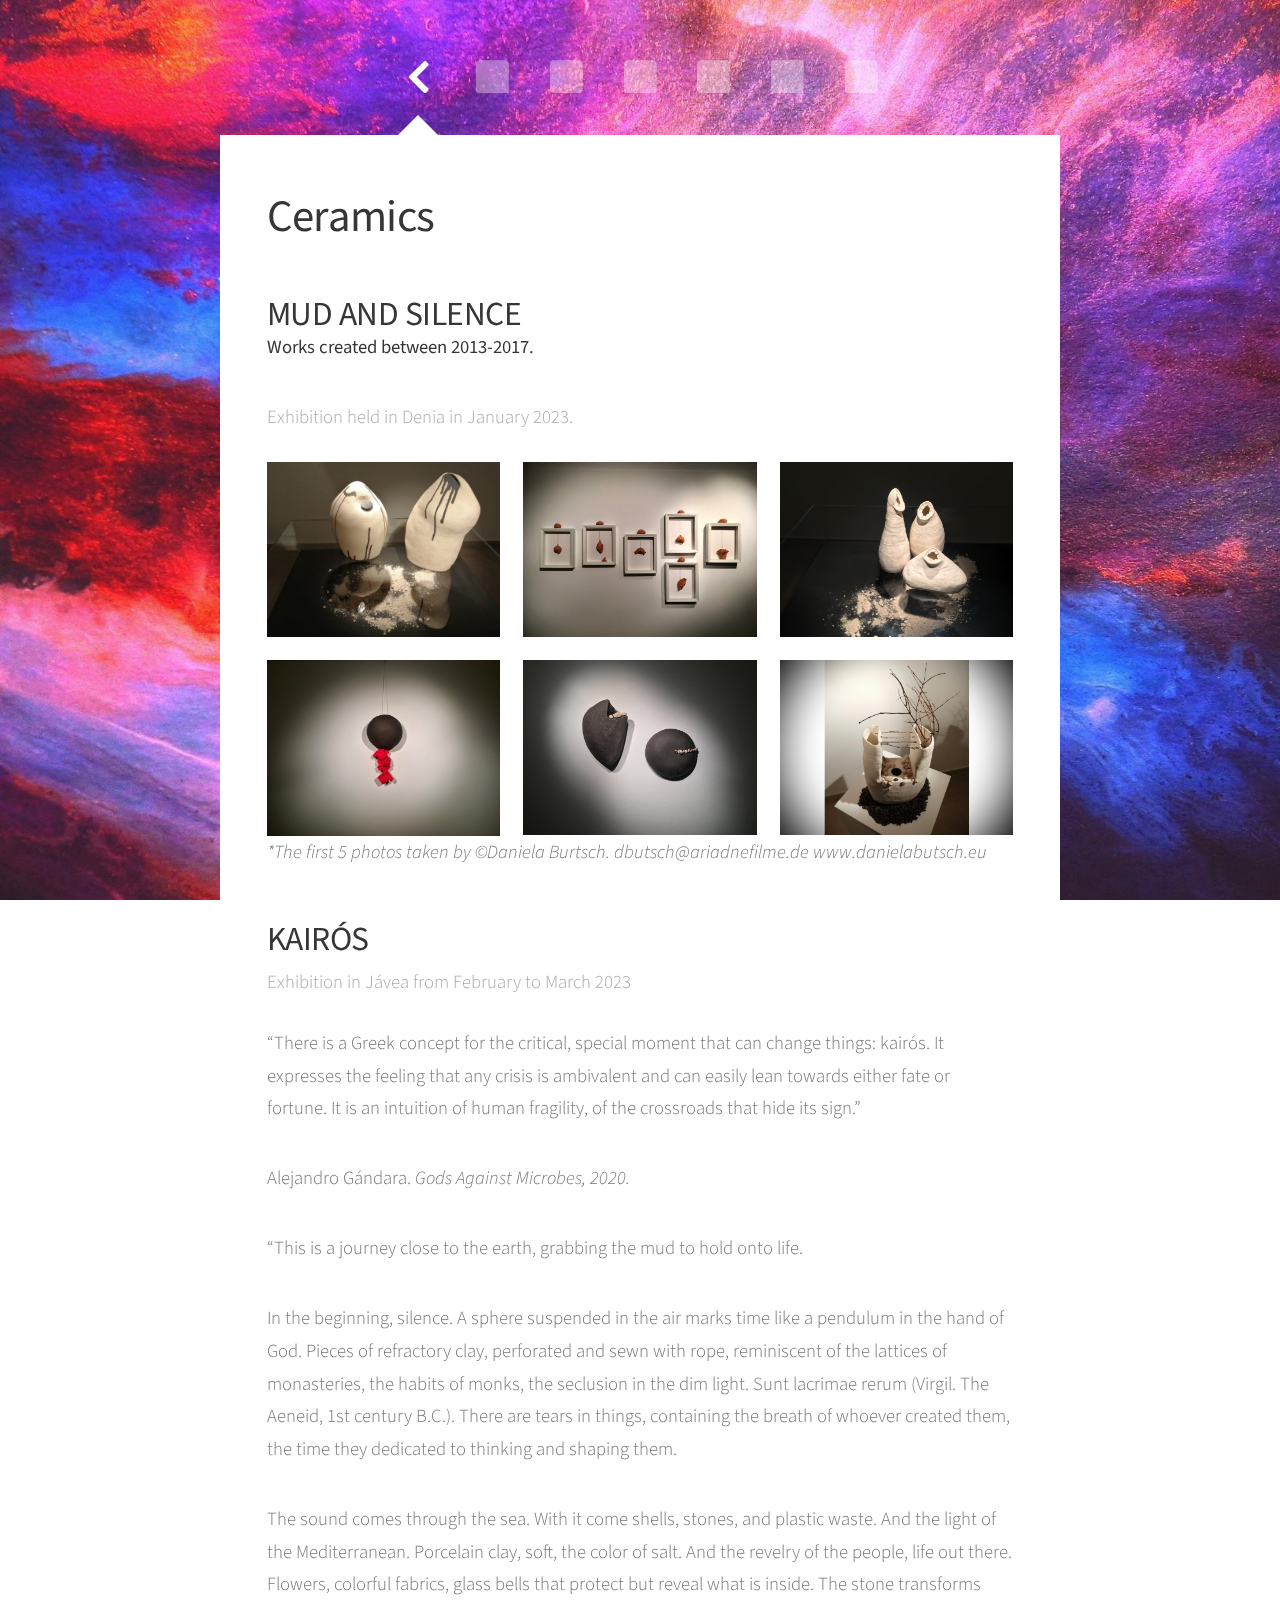
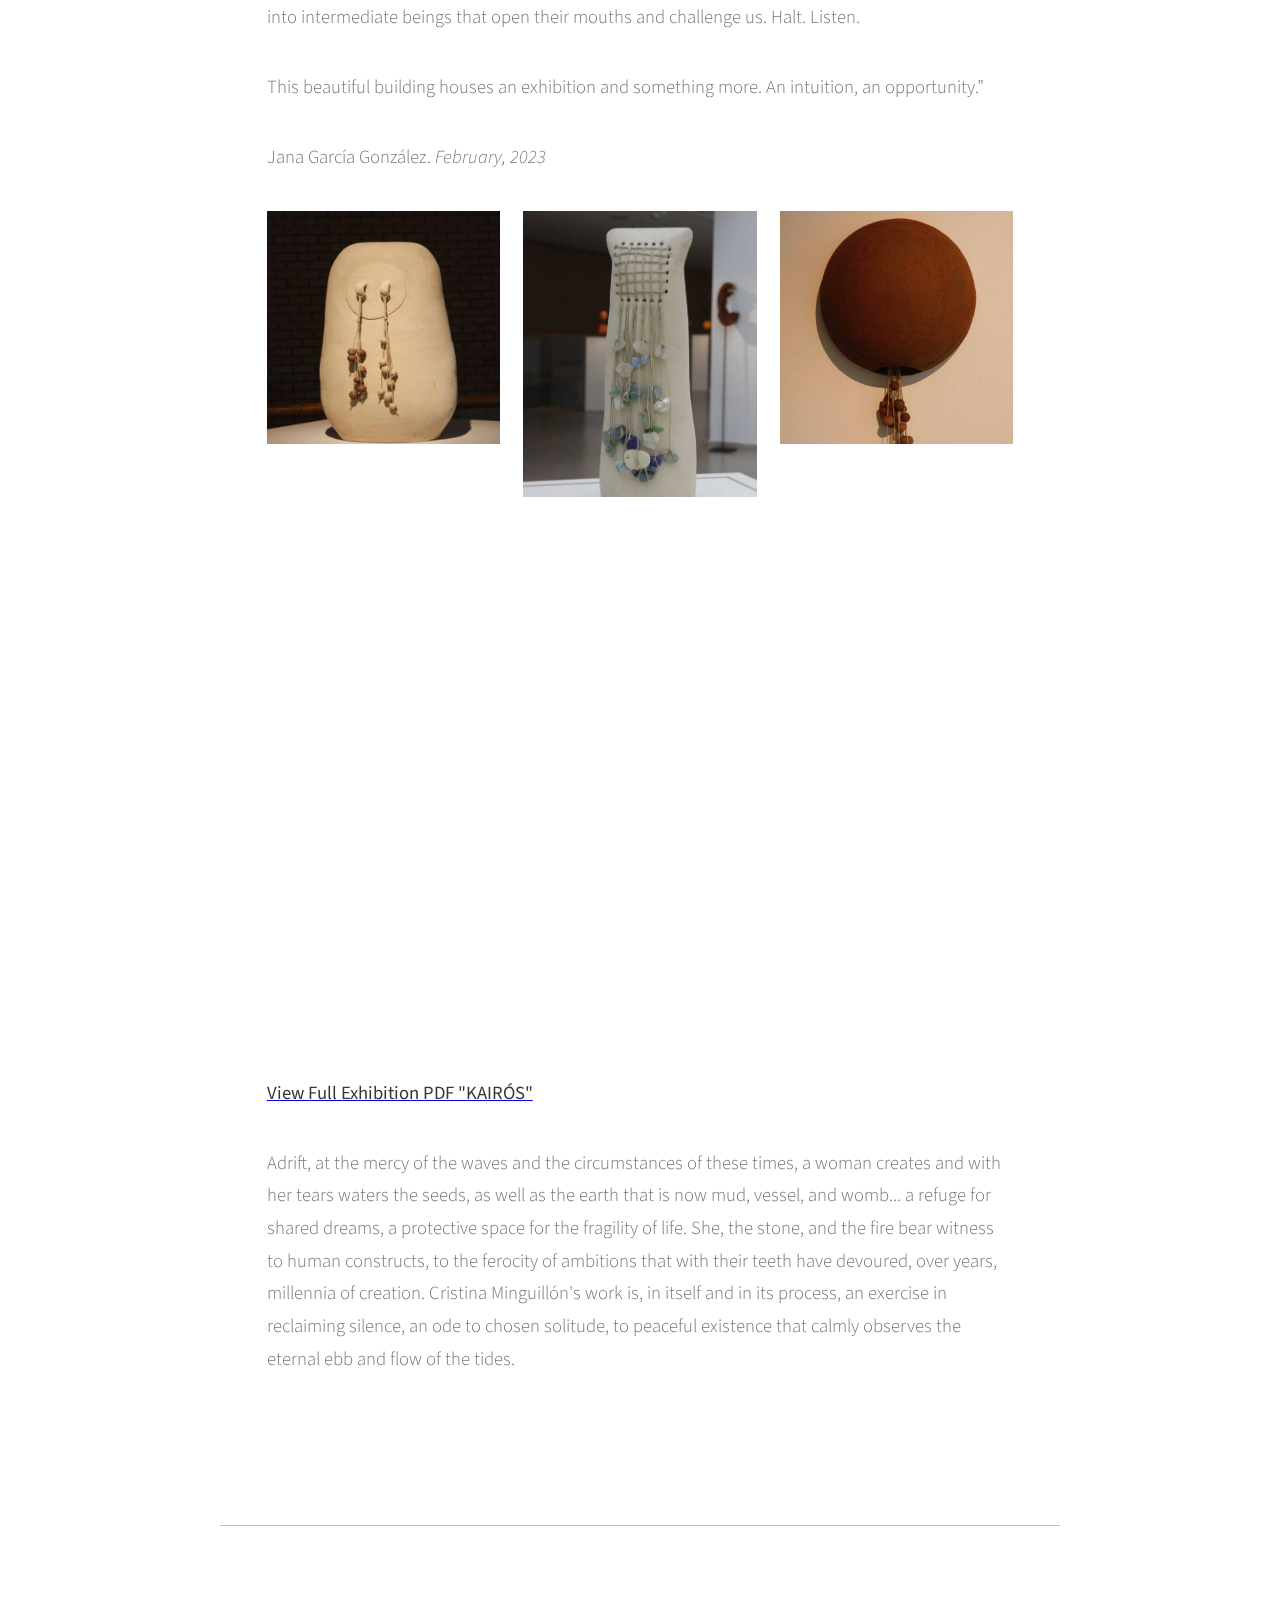
<file: engart.html>
<!DOCTYPE HTML>
<!--
	Astral by HTML5 UP
	html5up.net | @ajlkn
	Free for personal and commercial use under the CCA 3.0 license (html5up.net/license)
-->
<html>
	<head>
		<!-- Google tag (gtag.js) -->
<script async src="https://www.googletagmanager.com/gtag/js?id=G-P86EZBVHVQ"></script>
<script>
  window.dataLayer = window.dataLayer || [];
  function gtag(){dataLayer.push(arguments);}
  gtag('js', new Date());

  gtag('config', 'G-P86EZBVHVQ');
</script>
		<title>Art · Cristina Minguillón</title>
		<link rel="icon" type="image/ico" href="images/CM.png" />
		<meta charset="utf-8" />
		<meta name="viewport" content="width=device-width, initial-scale=1, user-scalable=no" />
		<link rel="stylesheet" href="assets/css/main.css" />
		<noscript><link rel="stylesheet" href="assets/css/noscript.css" /></noscript>
	</head>
	<body class="is-preload trabajo">

		<!-- Wrapper-->
			<div id="wrapper">

				<!-- Nav -->
					<nav id="nav" class="nav-obras">
						<a href="index.html" class="icon solid fa-chevron-left"><span>Home</span></a>
						<a href="#ceramica" class="icon solid fa-square"><span>Ceramics</span></a>
						<a href="#ilustracion" class="icon solid fa-square"><span>Ilustration</span></a>
						<a href="#libros" class="icon solid fa-square"><span>Artist's Book</span></a>
						<a href="#artetextil" class="icon solid fa-square"><span>Fiber Art</span></a>
						<a href="#papel" class="icon solid fa-square"><span>Paper</span></a>
						
						<a href="#expos" class="icon solid fa-square"><span>Exhibitions</span></a>
						
						
					</nav>
				<!-- Main -->
					<div id="main">

<!-- ceramica -->
<article id="ceramica" class="panel">
	<header>
		<h1>Ceramics</h1>
		<br></br>
		<h2>MUD AND SILENCE</h2>
		<strong><p>Works created between 2013-2017.</p></strong>
		<p>Exhibition held in Denia in January 2023.</p>
	</header>
	
	<!-- Google tag (gtag.js) -->
<script async src="https://www.googletagmanager.com/gtag/js?id=G-P86EZBVHVQ"></script>
<script>
  window.dataLayer = window.dataLayer || [];
  function gtag(){dataLayer.push(arguments);}
  gtag('js', new Date());

  gtag('config', 'G-P86EZBVHVQ');
</script>
	
		   <section>
			<div class="row">
				<div class="col-4 col-6-medium col-12-small">
					<a href="images/kai02.jpg" class="image fit"><img src="images/kai02.jpg" alt=""></a>
				</div>
				<div class="col-4 col-6-medium col-12-small">
					<a href="images/kai01.jpg" class="image fit"><img src="images/kai01.jpg" alt=""></a>
				</div>
				<div class="col-4 col-6-medium col-12-small">
					<a href="images/kai03.jpg" class="image fit"><img src="images/kai03.jpg" alt=""></a>
				</div>
				<div class="col-4 col-6-medium col-12-small">
					<a href="images/kai04.jpg" class="image fit"><img src="images/kai04.jpg" alt=""></a>
				</div>
				<div class="col-4 col-6-medium col-12-small">
					<a href="images/kai05.jpg" class="image fit"><img src="images/kai05.jpg" alt=""></a>
				</div>
				<div class="col-4 col-6-medium col-12-small">
					<a href="images/kai06.jpg" class="image fit"><img src="images/kai06.jpg" alt=""></a>
				</div>
			</div>
			<i><p>*The first 5 photos taken by ©Daniela Burtsch. dbutsch@ariadnefilme.de www.danielabutsch.eu</p></i>
</section>

<header>
    <h2>KAIRÓS</h2>
    <p>Exhibition in Jávea from February to March 2023</p>
</header>
<p>“There is a Greek concept for the critical, special moment that can change things: kairós. It expresses the feeling that any crisis is ambivalent and can easily lean towards either fate or fortune. It is an intuition of human fragility, of the crossroads that hide its sign.”</p>
<p>Alejandro Gándara. <i>Gods Against Microbes, 2020.</i></p>

<section>
    <p>“This is a journey close to the earth, grabbing the mud to hold onto life.</p>
    <p>In the beginning, silence. A sphere suspended in the air marks time like a pendulum in the hand of God. Pieces of refractory clay, perforated and sewn with rope, reminiscent of the lattices of monasteries, the habits of monks, the seclusion in the dim light.
    Sunt lacrimae rerum (Virgil. The Aeneid, 1st century B.C.). There are tears in things, containing the breath of whoever created them, the time they dedicated to thinking and shaping them.</p>
    <p>The sound comes through the sea. With it come shells, stones, and plastic waste. And the light of the Mediterranean. Porcelain clay, soft, the color of salt. And the revelry of the people, life out there. Flowers, colorful fabrics, glass bells that protect but reveal what is inside. The stone transforms into intermediate beings that open their mouths and challenge us.
    Halt. Listen.</p>
    <p>This beautiful building houses an exhibition and something more. An intuition, an opportunity.”</p>
    <p>Jana García González.
        <i>February, 2023</i></p>


				<div class="row">
			<div class="col-4 col-6-medium col-12-small">
				<a href="images/kai07.jpg" class="image fit"><img src="images/kai07.jpg" alt=""></a>
			</div>
			<div class="col-4 col-6-medium col-12-small">
				<a href="images/kai08.jpg" class="image fit"><img src="images/kai08.jpg" alt=""></a>
			</div>
			<div class="col-4 col-6-medium col-12-small">
				<a href="images/kai09.jpg" class="image fit"><img src="images/kai09.jpg" alt=""></a>
			</div>
		</div>
	</section>
	<iframe src="https://drive.google.com/file/d/1ScCoTClDvuBqJks1gc3Fg5CWSy_T_yHv/preview" width="640" height="480" allow="autoplay"></iframe>
	<br></br>
	<p><a href="images/Kairos.pdf"><strong>View Full Exhibition PDF "KAIRÓS"</strong></a></p>

<p>Adrift, at the mercy of the waves and the circumstances of these times, a woman creates and
    with her tears waters the seeds, as well as the earth that is now mud, vessel, and womb...
    a refuge for shared dreams, a protective space for the fragility of life.
    She, the stone, and the fire bear witness to human constructs, to the ferocity of ambitions that with their teeth have devoured, over years, millennia of creation.
    Cristina Minguillón's work is, in itself and in its process, an exercise in reclaiming silence, an ode to chosen solitude, to peaceful existence that calmly observes the eternal ebb and flow of the tides.</p>
<br></br>
</article>

<!-- illustration -->
<article id="ilustracion" class="panel">
    <header>
        <h1>Illustration</h1>
        <p>Since 1990, I have been illustrating books for various publishers and self-publishing ventures, catering to both children and adult audiences.</p>
    </header>

	
	<a href="http://www.ilustradores.com/component/content/article/13-cristina-minguillon/23-cristina-minguillon.html">Ver más en ilustradores.com</a>
	<br></br>
		   <section>
			<div class="row">
				<div class="col-4 col-6-medium col-12-small">
					<a href="images/ilu03.png" class="image fit"><img src="images/ilu03.png" alt=""></a>
				</div>
				<div class="col-4 col-6-medium col-12-small">
					<a href="images/ilu01.jpg" class="image fit"><img src="images/ilu01.jpg" alt=""></a>
				</div>
				<div class="col-4 col-6-medium col-12-small">
					<a href="images/ilu02.jpg" class="image fit"><img src="images/ilu02.jpg" alt=""></a>
				</div>
			</div>
			<br></br>
		</section>


</article>	
<!-- libros -->
<article id="libros" class="panel">
	<header>
		<h1>Artist's Book</h1>
		<p>Since 1990, I have been illustrating books for various publishers and self-publishing ventures, catering to both children and adult audiences. Artist books are small treasures, unique pieces where everything is allowed, and I allow myself everything. There are no formats, sizes, materials, or themes to which I must adhere. They represent freedom.</p>
	</header>
	
	

		   <section>
			<div class="row">
				<div class="col-4 col-6-medium col-12-small">
					<a href="images/lib01.jpg" class="image fit"><img src="images/lib01.jpg" alt=""></a>
				</div>
				<div class="col-4 col-6-medium col-12-small">
					<a href="images/lib02.jpg" class="image fit"><img src="images/lib02.jpg" alt=""></a>
				</div>
				<div class="col-4 col-6-medium col-12-small">
					<a href="images/lib03.jpg" class="image fit"><img src="images/lib03.jpg" alt=""></a>
				</div>
			</div>
			<br></br>
		</section>
</article>	
<!-- artetextil -->
<article id="artetextil" class="panel">
	<header>
		<h1>Fiber Art</h1>
		<br></br>
		<section>
			<div class="row">
				<div class="col-4 col-6-medium col-12-small">
					<a href="images/add.png" class="image fit"><img src="images/add.png" alt=""></a>
				</div>
			</div>
		</section>
	</header>
	<p>This work is the result of playing with two English words: ADDRESS, home, and A DRESS, dress.</p>
<p>It is a reflection on the home and how we relate to it. The home is part of our identity and reflects who we are, the moment we are living, what we do, our place in the world, our beliefs, what we want to be...</p>
<p>The home protects us, envelops us, and covers us like a dress. In the home, we feel safe from the vagaries of weather, violence, others, struggle, and insecurity. "Home!" children shout to be immune in the game of tag.</p>
<p>But the home can also be hell, a hostile territory where we feel threatened or imprisoned and from which we must escape to grow or survive.</p>
<p>Home and dress are the presence and absence of each of us. When we are no longer there, home and dress preserve our image, our smell, our identity—they are what we were.</p>
<p>In this game, the mailbox is a model of the home, its exterior image, and it wants to receive and give information about us and what happens inside. The mailbox, like the home, is an intimate and personal territory, inviolable but at the same time fragile and vulnerable.</p>

		  
		<iframe width="560" height="315" src="https://www.youtube.com/embed/svIT5eXHKBY?si=gXxYKgM_CHTPgAQ7" title="YouTube video player" frameborder="0" allow="accelerometer; autoplay; clipboard-write; encrypted-media; gyroscope; picture-in-picture; web-share" allowfullscreen></iframe>

		  <br></br>
		   <section>
			<div class="image">
				<div class="image">
					<a href="images/add01.jpg" class="image fit"><img src="images/add01.png" alt=""></a>
				</div>
			</div>
		</section>

		<header>
			<br></br>
			<header>
				<h2>FAMILING</h2>
			</header>
			<p>It is a project born from personal work around the family. The relationships among its members, unconditional love and support, roles, ancestral elements, affinities, encounters and disagreements, teachings and learnings, secrets, silences, betrayals, loyalties, abandonments, wounds, envy, manipulation, anger, recognitions, gratitude, family matters...</p>
			<p>A project in collaboration with Carmen Minguillón, my aunt Cuca, my godmother, when she turned 100 years old, already with little strength. It had to be embroidered because she always created with threads and needles, crochet hooks, and perle cotton... I never learned. In these works, both her last stitches and the ones I did for the first time are present. And our perspectives on the family. Afternoons of conversation with colorful threads that I miss every day.</p>
			
			
			  <br></br>
			  <section>
				<div class="row">
					<div class="col-4 col-6-medium col-12-small">
						<a href="images/volar.jpg" class="image fit"><img src="images/volar.jpg" alt=""></a>
					</div>
					<div class="col-4 col-6-medium col-12-small">
						<a href="images/ultimaspuntadas.jpg" class="image fit"><img src="images/ultimaspuntadas.jpg" alt=""></a>
					</div>
					<div class="col-4 col-6-medium col-12-small">
						<a href="images/liodetallos.jpg" class="image fit"><img src="images/liodetallos.jpg" alt=""></a>
					</div>
					<div class="col-4 col-6-medium col-12-small">
						<a href="images/ojos.jpg" class="image fit"><img src="images/ojos.jpg" alt=""></a>
					</div>
					<div class="col-4 col-6-medium col-12-small">
						<a href="images/bullicio.jpg" class="image fit"><img src="images/bullicio.jpg" alt=""></a>
					</div>
					<div class="col-4 col-6-medium col-12-small">
						<a href="images/florecer.jpg" class="image fit"><img src="images/florecer.jpg" alt=""></a>
					</div>
				</div>
				<br></br>
			</section>
</article>	
<!-- papel -->
<article id="papel" class="panel">
	<header>
		<h1>Paper</h1>
		<br></br>
		<h2>EARTH</h2>
	</header>

		   <section>
			<div class="row">
				<div class="col-4 col-6-medium col-12-small">
					<a href="images/tie04.jpg" class="image fit"><img src="images/tie04.jpg" alt=""></a>
				</div>
				<div class="col-4 col-6-medium col-12-small">
					<a href="images/tie05.jpg" class="image fit"><img src="images/tie05.jpg" alt=""></a>
				</div>
				<div class="col-4 col-6-medium col-12-small">
					<a href="images/tie03.jpg" class="image fit"><img src="images/tie03.jpg" alt=""></a>
				</div>
			</div>
			<br></br>
			<iframe width="560" height="315" src="https://www.youtube.com/embed/DlcYXZSWxJg?si=Ewjgyh-C2u-A8mnD" title="YouTube video player" frameborder="0" allow="accelerometer; autoplay; clipboard-write; encrypted-media; gyroscope; picture-in-picture; web-share" allowfullscreen></iframe>
		</section>
		<br></br>
		<header>
			<h2>ENCOUNTERS AND GOODBYES</h2>
		</header>

		<section>
			<div class="row">
				<div class="col-4 col-6-medium col-12-small">
					<a href="images/des08.jpg" class="image fit"><img src="images/des08.jpg" alt=""></a>
				</div>
				<div class="col-4 col-6-medium col-12-small">
					<a href="images/des01.jpg" class="image fit"><img src="images/des01.jpg" alt=""></a>
				</div>
				<div class="col-4 col-6-medium col-12-small">
					<a href="images/des02.jpg" class="image fit"><img src="images/des02.jpg" alt=""></a>
				</div>
				<div class="col-4 col-6-medium col-12-small">
					<a href="images/des03.jpg" class="image fit"><img src="images/des03.jpg" alt=""></a>
				</div>
				<div class="col-4 col-6-medium col-12-small">
					<a href="images/des05.jpg" class="image fit"><img src="images/des05.jpg" alt=""></a>
				</div>
				<div class="col-4 col-6-medium col-12-small">
					<a href="images/des06.jpg" class="image fit"><img src="images/des06.jpg" alt=""></a>
				</div>
			</div>
		</section>
		<br></br>
		<header>
			<h2>THE POWER OF THE INVISIBLE</h2>
		</header>
		<p>Series created in watercolor on paper during the pandemic period based on the experience of fear caused by the spread of news about the impact of something invisible and the power it came to have in our lives. Influencing how we behave, what we feel, our dependencies, relationships, attitudes, decisions...</p>

		<section>
			<div class="row">
				<div class="col-4 col-6-medium col-12-small">
					<a href="images/inv01.jpg" class="image fit"><img src="images/inv01.jpg" alt=""></a>
				</div>
				<div class="col-4 col-6-medium col-12-small">
					<a href="images/inv02.jpg" class="image fit"><img src="images/inv02.jpg" alt=""></a>
				</div>
				<div class="col-4 col-6-medium col-12-small">
					<a href="images/inv03.jpg" class="image fit"><img src="images/inv03.jpg" alt=""></a>
				</div>
				<div class="col-4 col-6-medium col-12-small">
					<a href="images/inv04.jpg" class="image fit"><img src="images/inv04.jpg" alt=""></a>
				</div>
				<div class="col-4 col-6-medium col-12-small">
					<a href="images/inv05.jpg" class="image fit"><img src="images/inv05.jpg" alt=""></a>
				</div>
				<div class="col-4 col-6-medium col-12-small">
					<a href="images/inv06.jpg" class="image fit"><img src="images/inv06.jpg" alt=""></a>
				</div>
				<div class="col-4 col-6-medium col-12-small">
					<a href="images/inv07.jpg" class="image fit"><img src="images/inv07.jpg" alt=""></a>
				</div>
				<div class="col-4 col-6-medium col-12-small">
					<a href="images/inv08.jpg" class="image fit"><img src="images/inv08.jpg" alt=""></a>
				</div>
				<div class="col-4 col-6-medium col-12-small">
					<a href="images/inv09.jpg" class="image fit"><img src="images/inv09.jpg" alt=""></a>
				</div>
			</div>
			<br></br>
		</section>


</article>	
<!-- expos -->
<article id="expos" class="panel">
	<header>
		<h1>Exhibitions</h1>
	</header>
	<br></br>
	<section>
		<div class="row">
			<div class="col-4 col-6-medium col-12-small">
				<a href="images/1.jpg" class="image fit"><img src="images/1.jpg" alt=""></a>
			</div>
			<div class="col-4 col-6-medium col-12-small">
				<a href="images/2.jpg" class="image fit"><img src="images/2.jpg" alt=""></a>
			</div>
			<div class="col-4 col-6-medium col-12-small">
				<a href="images/3.jpg" class="image fit"><img src="images/3.jpg" alt=""></a>
			</div>
			<div class="col-4 col-6-medium col-12-small">
				<a href="images/5.jpg" class="image fit"><img src="images/5.jpg" alt=""></a>
			</div>
			<div class="col-4 col-6-medium col-12-small">
				<a href="images/4.jpg" class="image fit"><img src="images/4.jpg" alt=""></a>
			</div>
			<div class="col-4 col-6-medium col-12-small">
				<a href="images/4.jpg" class="image fit"><img src="images/6.jpg" alt=""></a>
			</div>
		</div>
	</section>
	<h3>LIST OF EXHIBITIONS BY CRISTINA MINGUILLÓN</h3>
<br></br>
<h5>SOLO EXHIBITIONS</h5>

	<br></br>
	<ul>
		<li>Ceramics. (February-March 2025). Carmen Conde Cultural Center. Majadahonda. Madrid.</li>
<li>Babel. Ceramics. (January-February 2025). Paco Rabal Cultural Center. Puente de Vallecas. Madrid.</li>
<li>Babel. Ceramics. (January 2025). Pablo Ruiz Picasso Cultural Center. Colmenar Viejo. Madrid.</li>
		<li>KAIRÓS. Ceramics. (February-March 2023). Ca Lambert. Jávea. Alicante.</li>
<li>Barro y Silencio. Ceramics (January-February 2023). Casa Cultura. Dénia.</li>
<li>Silencio. Ceramics. (December 2021-February 2022) CC Portal de la Marina. Ondara. Alicante.</li>
<li>Encuentros y despedidas (February-March 2022) Códigos del Arte. Denia. Alicante.</li>
<li>Tierra (December 2021-January 2022) Códigos del Arte. Denia. Alicante.</li>
<li>Tierra (2019). Works on paper. Espacio D’artés (Soto del Real)</li>
<li>Familiando (2019). Textile work. La Caña (Madrid)</li>
<li>Familiando (2018). Textile work. Espacio D’artés (Soto del Real)</li>
<li>Emerging (April-May 2018). Works on paper. Espacio D’artés (Soto del Real. Madrid)</li>
<li>Ceramics (2016). C.C. Lope de Vega (Madrid)</li>
<li>ADDRESS (2013). Sculpture. Espacio Andrés Delgado (Madrid)</li>
<li>Ceramics (1989). Café El Globo. Guadalajara</li>
<li>Ceramics (1985) Club Náutico de Vigo</li>
<li>Ceramics (1984). Café El Ratón. Madrid</li>
<li>Minguillón-Dibujos (1983). Café Entreacto (C/Martín de los Heros, 22. Madrid)</li>

	</ul>
	<br></br>
	<h5>COLLECTIVE EXHIBITIONS</h5>
	<br></br>
	<ul>
		<li>Sculptures by the Sea. (July-October 2022). Paseo Marina de Denia, Alicante.</li>
<li>ADAMA. Collective exhibition. (September 2021) Casa Cultura. Denia. Alicante.</li>
<li>Contemporary Art Exhibition ARTESON 6. (July-August 2021) Former Hospital of San Andrés (Mombeltrán. Ávila)</li>
<li>Contemporary Art Exhibition PALACIO 14 (July-August 2021) Palacio del Infante Luis de Borbón (Arenas de San Pedro. Ávila)</li>
<li>International Artists in Mallorca (July 2018). Collage. Eka Moor Gallery.</li>
<li>International Artists in Madrid (June 2018). Collage. Eka Moor Gallery.</li>
<li>Art of Woman (March 2018). Ceramics. Casa de Cultura de Soto del Real.</li>
<li>Spring Salon (March-April 2018). Ceramics. Santana Art Gallery (Madrid).</li>
<li>MAGRAMA (2015). Ceramics. Ministry of Agriculture.</li>
<li>The Soul of Silence (2014) Ceramics. C.C. La Despernada (Villanueva de la Cañada).</li>
<li>The Art that Became a Book (2013). Artist books. Tres en Suma (Madrid).</li>
<li>ADDRESS (2013). Sculpture. Espacio Andrés Delgado (Madrid).</li>
<li>Ilustrísima (2013). ABC Museum (Madrid).</li>
<li>Childhood, All Childhoods (2007. XXX Children's and Youth Book Fair) Illustration.</li>
<li>Illustrated Don Quixote (2005. APIM) Illustration. National Library.</li>
<li>Tribute to Montserrat del Amo (Friends of Children's Book) Illustration.</li>
<li>The Sea of Books (XXXI Children's and Youth Book Fair) Illustration.</li>
<li>Ratón Pérez and the King's Tooth (2000. Friends of the Book) Illustration.</li>
<li>Illustrated Little Red Riding Hood (1998. Friends of the Book) Illustration. National Library.</li>
<li>Painting Poetry (1998). Illustration. Isabel de Farnesio Center (Aranjuez).</li>
<li>Painting on Purpose for 27 (1998. APIM). Illustration. C.C. de la Villa (Madrid).</li>
<li>Painting Poetry (1998. APIM) Illustration. Círculo de Bellas Artes.</li>
<li>Urban Art (1984). Ceramics. Plaza Pablo Ruiz Picasso. Madrid.</li>

		<br></br>
	</ul>
</article></div></div>
				<!-- Footer -->
					<div id="footer">
						<ul class="copyright">
							<li>&copy; cristinaminguillon.com </li> <li><a href="mailto:cminguillon1@gmail.com"> Enviar email</a></li>  <li>cminguillon1@gmail.com</li> <li>web created by: <a href="https://rcrear.com">rcrear.com</a>.</li>
						</ul>
					</div>

			</div>
		</div>
	</div>

		<!-- Scripts -->
			<script src="assets/js/jquery.min.js"></script>
			<script src="assets/js/browser.min.js"></script>
			<script src="assets/js/breakpoints.min.js"></script>
			<script src="assets/js/util.js"></script>
			<script src="assets/js/main.js"></script>

	</body>
</html>
</file>
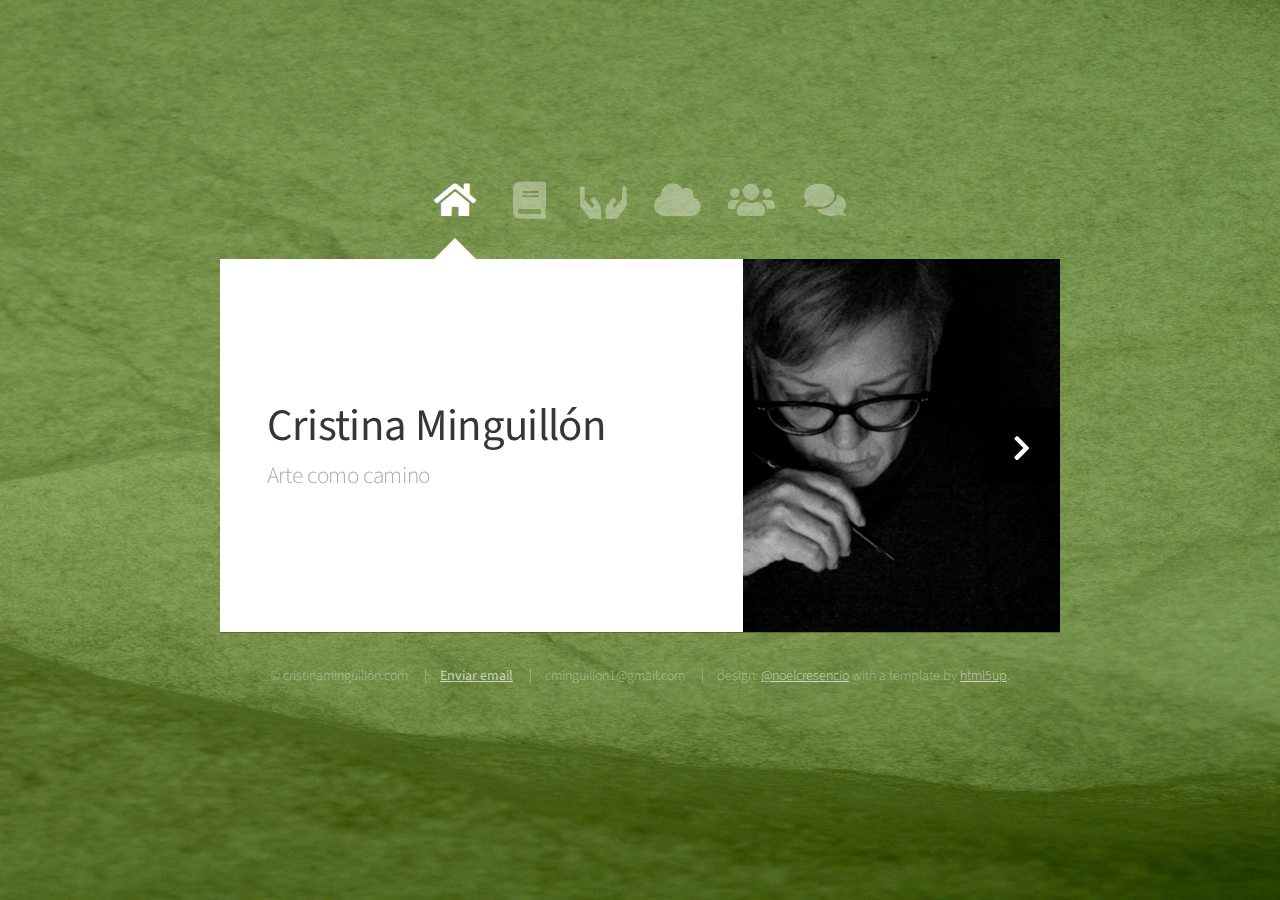
<file: index copia.html>
<!DOCTYPE HTML>
<!--
	Astral by HTML5 UP
	html5up.net | @ajlkn
	Free for personal and commercial use under the CCA 3.0 license (html5up.net/license)
-->
<html>
	<head>
		<title>Cristina Minguillón</title>
		<link rel="icon" type="image/ico" href="images/logo.png" />
		<meta charset="utf-8" />
		<meta name="viewport" content="width=device-width, initial-scale=1, user-scalable=no" />
		<link rel="stylesheet" href="assets/css/main.css" />
		<noscript><link rel="stylesheet" href="assets/css/noscript.css" /></noscript>
	</head>
	<body class="is-preload">

		<!-- Wrapper-->
			<div id="wrapper">

				<!-- Nav -->
					<nav id="nav">
						<a href="#home" class="icon solid fa-home"><span>Home</span></a>
						<a href="#bio" class="icon solid fa-book"><span>Biografía</span></a>
						<a href="obras.html" class="icon solid fa-hands"><span>Obras</span></a>
						<a href="#cursos" class="icon solid fa-cloud"><span>Cursos</span></a>
						<a href="#arteterapia" class="icon solid fa-users"><span>Arteterapia</span></a>
						<a href="#contact" class="icon solid fa-comments"><span>Contacto</span></a>
					</nav>

				<!-- Main -->
					<div id="main">

						<!-- Me -->
							<article id="home" class="panel intro">
								<header>
									<h1>Cristina Minguillón</h1>
									<p>Arte como camino</p>
								</header>
								<a href="trabajo.html" class="jumplink pic">
									<span class="arrow icon solid fa-chevron-right"><span>Mi trabajo</span></span>
									<img src="images/me.png" alt="" />
								</a>
							</article>

						<!-- Bio -->
						<article id="bio" class="panel">
							<header>
								<h1>Cristina Minguillón</h1>
								<p>MADRID, 1959</p>
							</header>
							<p>Licenciada en Historia del Arte (UAM, 1996) / Grado en Educación con Mención en inglés (CJC, 2013)
								 (Adaptación del título de 1984) / Arteterapeuta Gestalt (Escuela de Arteterapia Humanista. Madrid.
								  2015-2019) / Curso de Teatro Terapéutico Gestalt con Claudia Fres (2019) / Curso de pintura de 
								  técnicas contemporáneas de Neus Frigola (Escuela de Cerámica de La Bisbal, 2019) / Curso de 
								  Iniciación al SAT de Claudio Naranjo (2017) / Taller de Pintura Creativa con Katharina Widmer 
								  (2017) / Curso de Iniciación a la Comunicación No Violenta (2017) / Experto en Enseñanzas Artísticas 
								  (UCM, 1997) / Experto en desarrollo de Proyectos Editoriales (UCM, 2003) / Estudios en la Escuela de
								   Cerámica de Madrid (1980-1983) / Curso de Ayudante de Documentación de la Biblioteca Nacional (1978).</p>

								   <section>
									<div class="row">
										<div class="col-4 col-6-medium col-12-small">
											<a href="#" class="image fit"><img src="images/pic01.jpg" alt=""></a>
										</div>
										<div class="col-4 col-6-medium col-12-small">
											<a href="#" class="image fit"><img src="images/pic02.jpg" alt=""></a>
										</div>
										<div class="col-4 col-6-medium col-12-small">
											<a href="#" class="image fit"><img src="images/pic03.jpg" alt=""></a>
										</div>
									</div>
								</section>

							<P>Arteterapeuta Gestalt grupal e individual (2019) / Profesora de Historia del Arte en distintos Centros 
								Culturales (Desde 2007) / Ilustradora para distintas editoriales (Desde 1990) / Profesora de expresión 
								plástica en inglés (2012-2017) / Documentalista en la Biblioteca del Palacio Real (Catalogación de 
								grabados y dibujos) / Bibliotecaria en el Instituto de Patrimonio Cultural de España (Catalogación de
								 libros y folletos de arte) / Presidenta del Consejo General del Libro Infantil y Juvenil / Profesora 
								 de Talleres de animación a la lectura en distintas bibliotecas municipales españolas / Profesora de 
								 cerámica (INEM) / Cooperativista y profesora de la Granja Escuela Huerta de la Limpia. Guadalajara /
								  Profesora de arte del Colegio Nuestra Señora Santa María (Madrid).</P>
							
							<section>
								<div class="row">
									<div class="col-4 col-6-medium col-12-small">
										<a href="#" class="image fit"><img src="images/pic01.jpg" alt=""></a>
									</div>
									<div class="col-4 col-6-medium col-12-small">
										<a href="#" class="image fit"><img src="images/pic02.jpg" alt=""></a>
									</div>
									<div class="col-4 col-6-medium col-12-small">
										<a href="#" class="image fit"><img src="images/pic03.jpg" alt=""></a>
									</div>
								</div>
							</section>
						</article>	

						

							<!-- cursos -->
<article id="cursos" class="panel">
	<header>
		<h1>Cursos</h1>
		<br></br>
		<h2>Historia del arte contemporáneo</h2>
		<p>Arte en curso</p>
	</header>
	<p>¿Qué tienen en común para ti el arte de las pinturas rupestres y el arte de nuestro tiempo?</p>
	<p>Esta es una de las muchas preguntas que pueden escucharse cuando nos reunimos a ver, hablar, investigar y descubrir artistas y obras.</p>
	<p>En los talleres de arte repasamos la historia, los hechos objetivos, la crónica histórica y también, lo que nos trasmiten obras y 
		artistas a cada una de las personas que asistimos. Las diferentes miradas enriquecen, completan y amplían la propia.</p>
	<p>Los talleres de arte son flexibles y variados en propuestas y actividades, motivan a quienes asisten a participar activamente en su 
		propia formación. Son dinámicos y abiertos al debate, a compartir opiniones, información y propuestas. Hacemos visitas a 
		distintos lugares que nos vinculan al arte y a la vida: galerías, museos, centros culturales, escuelas, edificios, recorridos 
		por la ciudad, estudios de artistas, conciertos, mercados…</p>

		   <section>
			<div class="row">
				<div class="col-4 col-6-medium col-12-small">
					<a href="#" class="image fit"><img src="images/pic01.jpg" alt=""></a>
				</div>
				<div class="col-4 col-6-medium col-12-small">
					<a href="#" class="image fit"><img src="images/pic02.jpg" alt=""></a>
				</div>
				<div class="col-4 col-6-medium col-12-small">
					<a href="#" class="image fit"><img src="images/pic03.jpg" alt=""></a>
				</div>
			</div>
		</section>
</article>	
<!-- arteterapia -->
<article id="arteterapia" class="panel">
	<header>
		<h1>Talleres de
			Arteterapia</h1>
		<br></br>
		<p>Arte como Camino</p>
	</header>
	<p>Usamos el lenguaje artístico como herramienta de autoconocimiento y crecimiento personal. El arte nos ayuda a 
		conectar con nuestra esencia, nos facilita expresar lo que sentimos y nos anima a seguir profundizando en nuestro 
		interior. Podemos utilizar pintura, arcilla, objetos encontrados, collage, fotografía, video, telas, escritura, 
		teatro… No importa la obra que resulte, es el proceso en el que nos volcamos y nos re-conocemos, lo que interesa.</p>
	<p>De la mano del arte, podemos revisar las emociones, las polaridades, los límites, las necesidades, las formas
			 de dar y recibir, las relaciones, nuestro lugar en el mundo…</p>
	<p>Los talleres grupales de arteterapia se celebran en formatos semanal y mensual.</p>
	<p>También, si te interesa, puedes consultarme para terapia individual.</p>
	<p>Si necesitas más información, puedes ponerte en contacto conmigo.</p>

		   <section>
			<div class="row">
				<div class="col-4 col-6-medium col-12-small">
					<a href="#" class="image fit"><img src="images/pic01.jpg" alt=""></a>
				</div>
				<div class="col-4 col-6-medium col-12-small">
					<a href="#" class="image fit"><img src="images/pic02.jpg" alt=""></a>
				</div>
				<div class="col-4 col-6-medium col-12-small">
					<a href="#" class="image fit"><img src="images/pic03.jpg" alt=""></a>
				</div>
			</div>
		</section>
	</section>
	<header>
		<h1>Escuela de Arteterapia Humanista</h1>
		<br></br>
		<h1> y Terapia Gestalt</h1>
		<br></br>
		<p>(Madrid)</p>
	</header>
	<p>Texto</p>

		   <section>
			<div class="row">
				<div class="col-4 col-6-medium col-12-small">
					<a href="#" class="image fit"><img src="images/pic01.jpg" alt=""></a>
				</div>
				<div class="col-4 col-6-medium col-12-small">
					<a href="#" class="image fit"><img src="images/pic02.jpg" alt=""></a>
				</div>
				<div class="col-4 col-6-medium col-12-small">
					<a href="#" class="image fit"><img src="images/pic03.jpg" alt=""></a>
				</div>
			</div>
		</section>

	<P>Texto</P>
	
	<section>
		<div class="row">
			<div class="col-4 col-6-medium col-12-small">
				<a href="#" class="image fit"><img src="images/pic01.jpg" alt=""></a>
			</div>
			<div class="col-4 col-6-medium col-12-small">
				<a href="#" class="image fit"><img src="images/pic02.jpg" alt=""></a>
			</div>
			<div class="col-4 col-6-medium col-12-small">
				<a href="#" class="image fit"><img src="images/pic03.jpg" alt=""></a>
			</div>
		</div>
	</section>
</article>	

						<!-- Contact -->
							<article id="contact" class="panel">
								<header>
									<h2>Contáctame</h2>
									<p>cminguillon1@gmail.com</p>
								</header>
								
							</article>

					</div>

				<!-- Footer -->
					<div id="footer">
						<ul class="copyright">
							<li>&copy; cristinaminguillón.com </li> <li><strong><a href="mailto:cminguillon1@gmail.com"> Enviar email</a></strong></li>  <li>cminguillon1@gmail.com</li> <li>design: <a href="">@noelcresencio</a> with a template by <a href="http://html5up.net">html5up</a>.</li>
						</ul>
					</div>

			</div>

		<!-- Scripts -->
			<script src="assets/js/jquery.min.js"></script>
			<script src="assets/js/browser.min.js"></script>
			<script src="assets/js/breakpoints.min.js"></script>
			<script src="assets/js/util.js"></script>
			<script src="assets/js/main.js"></script>

	</body>
</html>
</file>
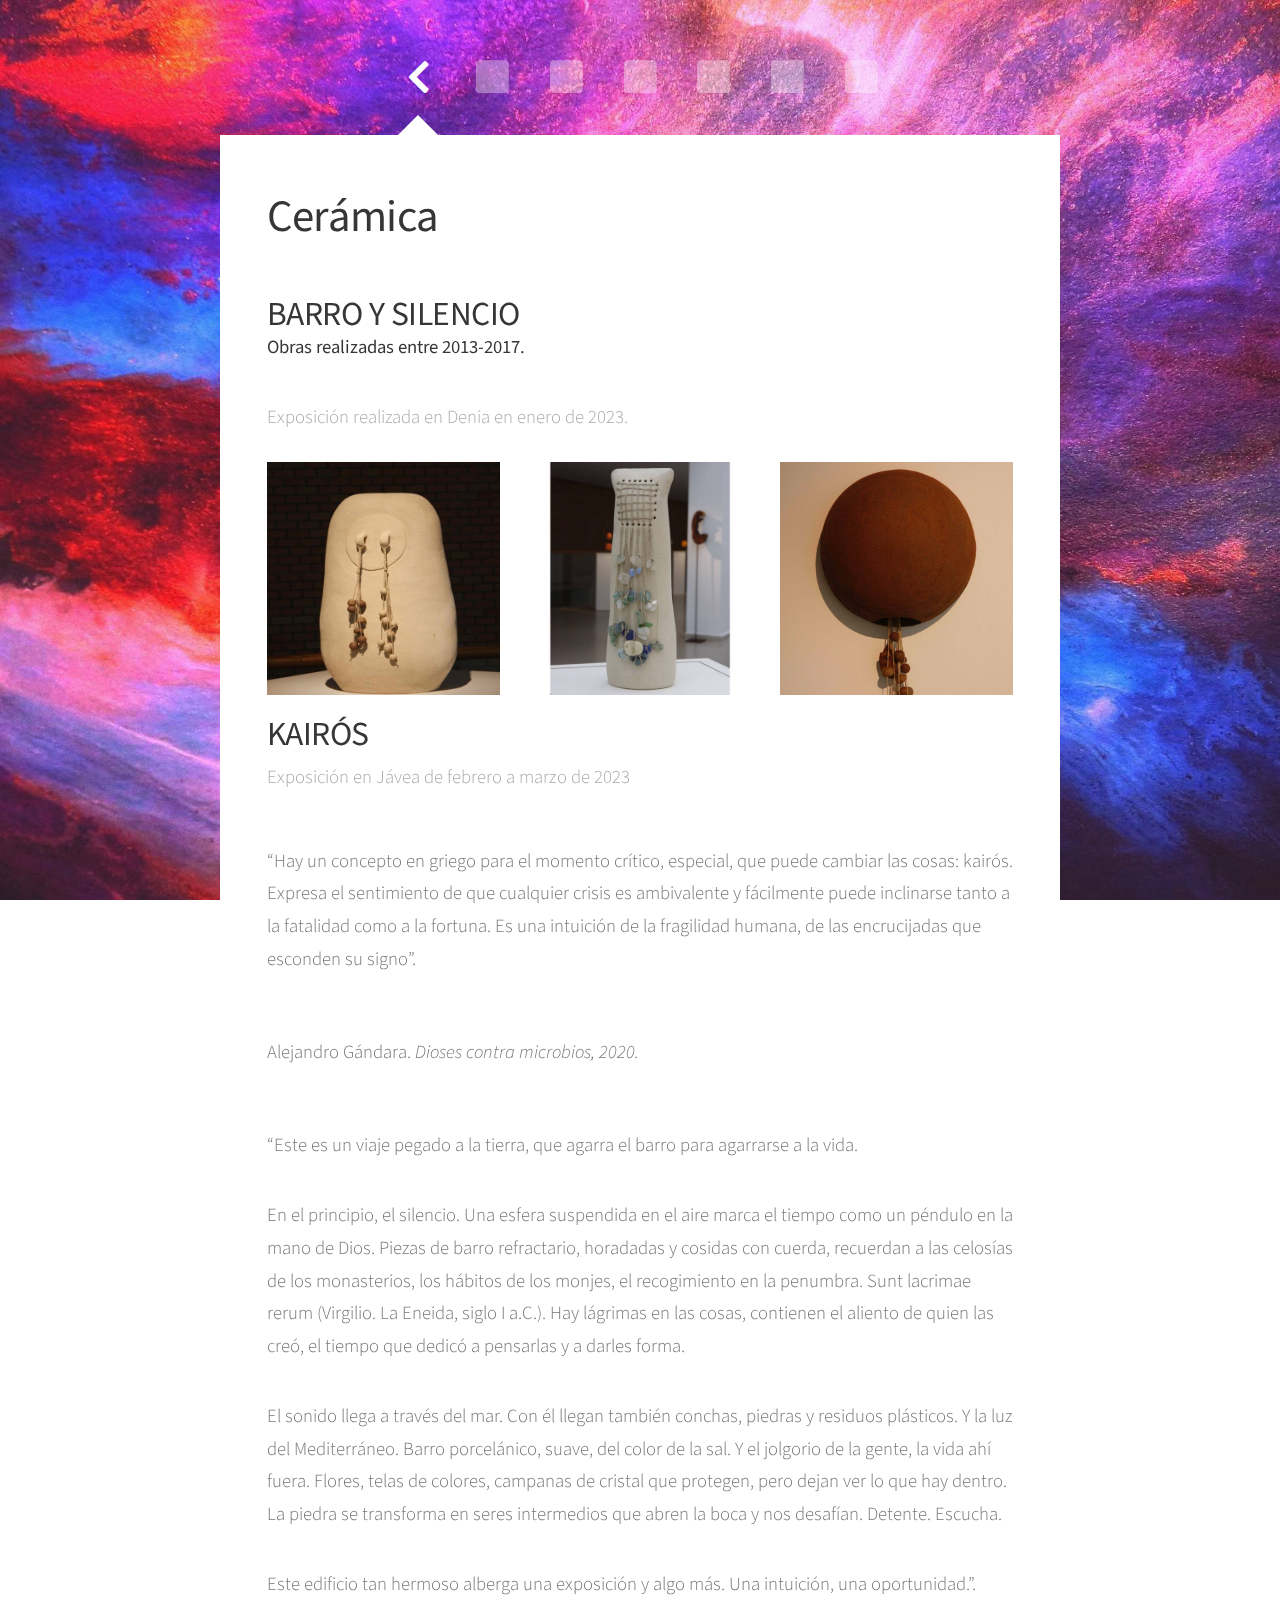
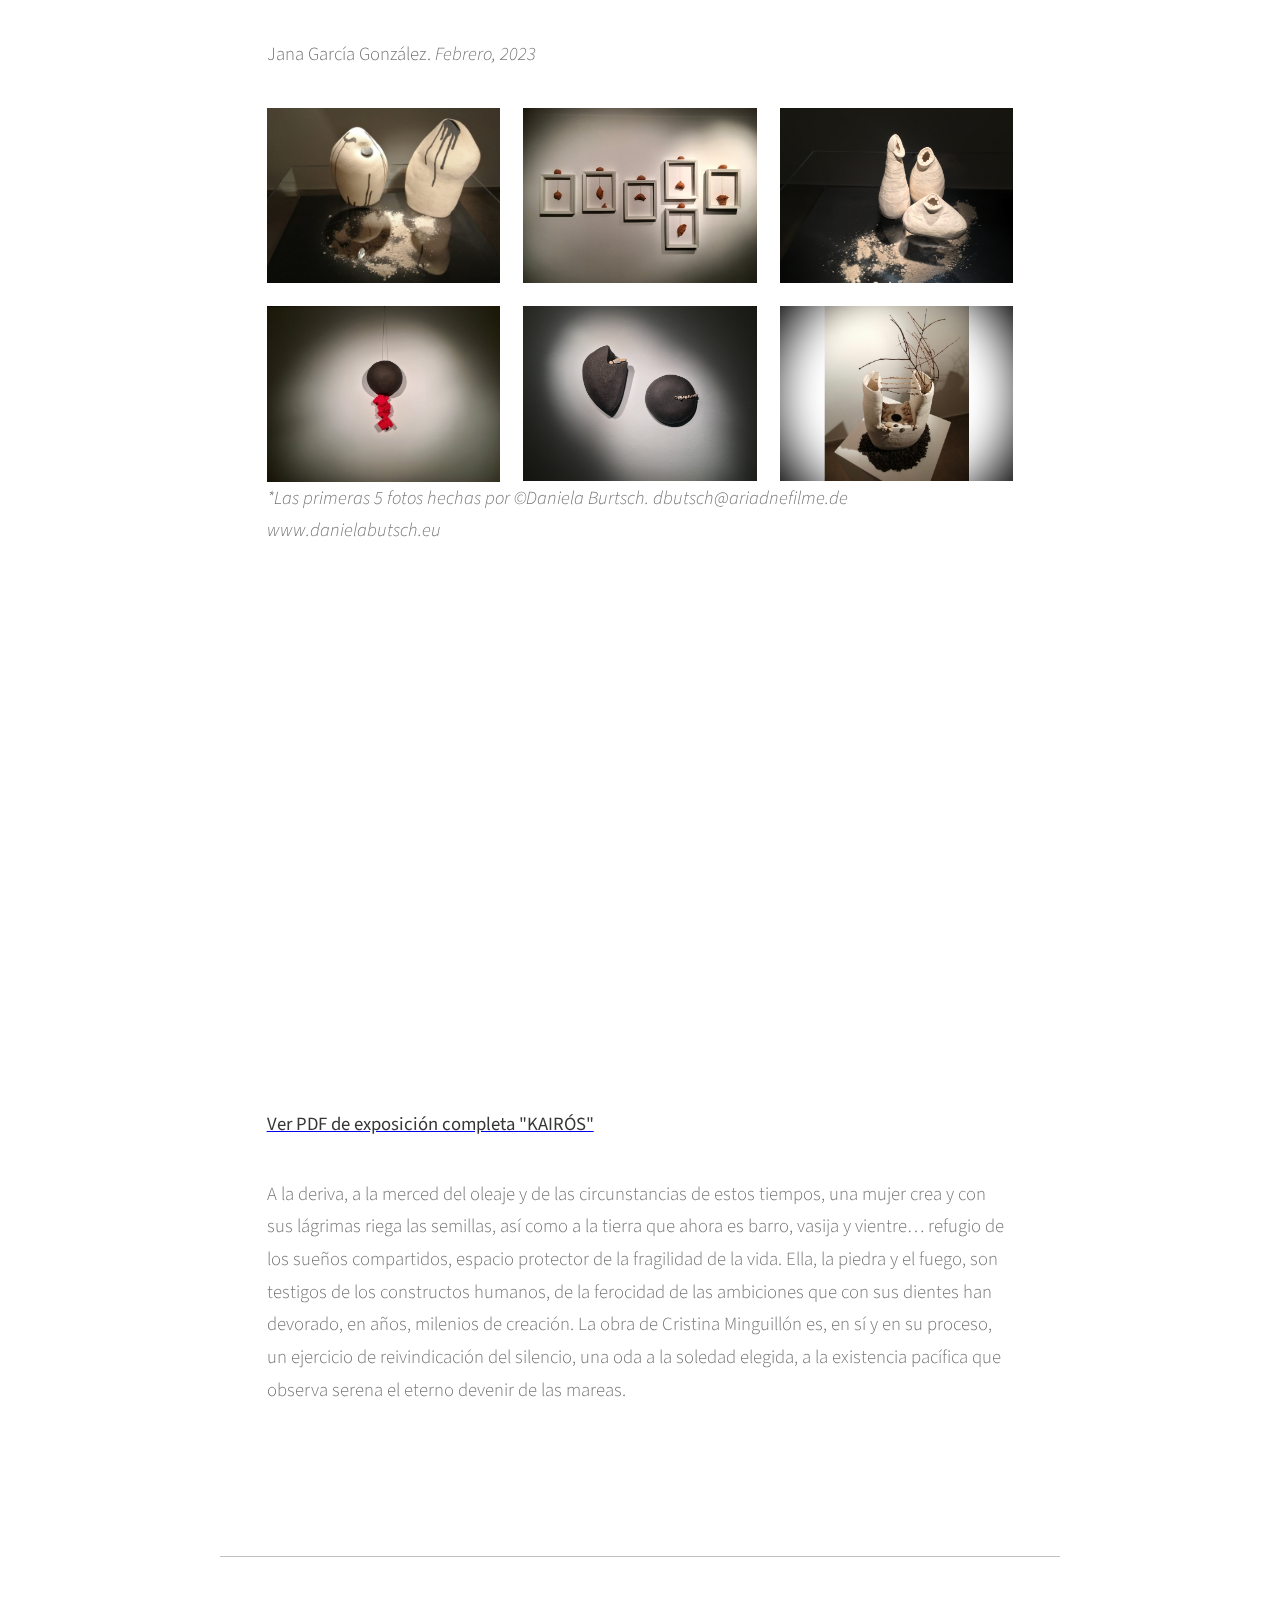
<file: obras.html>
<!DOCTYPE HTML>
<!--
	Astral by HTML5 UP
	html5up.net | @ajlkn
	Free for personal and commercial use under the CCA 3.0 license (html5up.net/license)
-->
<html>
	<head>
		<!-- Google tag (gtag.js) -->
<script async src="https://www.googletagmanager.com/gtag/js?id=G-P86EZBVHVQ"></script>
<script>
  window.dataLayer = window.dataLayer || [];
  function gtag(){dataLayer.push(arguments);}
  gtag('js', new Date());

  gtag('config', 'G-P86EZBVHVQ');
</script>
		<title>Arte · Cristina Minguillón</title>
		<link rel="icon" type="image/ico" href="images/CM.png" />
		<meta charset="utf-8" />
		<meta name="viewport" content="width=device-width, initial-scale=1, user-scalable=no" />
		<link rel="stylesheet" href="assets/css/main.css" />
		<noscript><link rel="stylesheet" href="assets/css/noscript.css" /></noscript>
	</head>
	<body class="is-preload trabajo">

		<!-- Wrapper-->
			<div id="wrapper">

				<!-- Nav -->
					<nav id="nav" class="nav-obras">
						<a href="index.html" class="icon solid fa-chevron-left"><span>Home</span></a>
						<a href="#ceramica" class="icon solid fa-square"><span>Cerámica</span></a>
						<a href="#ilustracion" class="icon solid fa-square"><span>Ilustración</span></a>
						<a href="#libros" class="icon solid fa-square"><span>Libro Artista</span></a>
						<a href="#artetextil" class="icon solid fa-square"><span>Textil</span></a>
						<a href="#papel" class="icon solid fa-square"><span>Papel</span></a>
						
						<a href="#expos" class="icon solid fa-square"><span>Expos</span></a>
						
						
					</nav>
				<!-- Main -->
					<div id="main">

<!-- ceramica -->
<article id="ceramica" class="panel">
	<header>
		<h1>Cerámica</h1>
		<br></br>
		<h2>BARRO Y SILENCIO</h2>
	<strong><p>Obras realizadas entre 2013-2017.</p></strong>
		<p>Exposición realizada en Denia en enero de 2023.</p>
	</header>
	<!-- Google tag (gtag.js) -->
<script async src="https://www.googletagmanager.com/gtag/js?id=G-P86EZBVHVQ"></script>
<script>
  window.dataLayer = window.dataLayer || [];
  function gtag(){dataLayer.push(arguments);}
  gtag('js', new Date());

  gtag('config', 'G-P86EZBVHVQ');
</script>
	
<div class="row">
	<div class="col-4 col-6-medium col-12-small">
		<a href="images/kai07.jpg" class="image fit"><img src="images/kai07.jpg" alt=""></a>
	</div>
	<div class="col-4 col-6-medium col-12-small">
		<a href="images/kai08.png" class="image fit"><img src="images/kai08.png" alt=""></a>
	</div>
	<div class="col-4 col-6-medium col-12-small">
		<a href="images/kai09.jpg" class="image fit"><img src="images/kai09.jpg" alt=""></a>
	</div>

		<header>
			<h2>KAIRÓS</h2>
			<p>Exposición en Jávea de febrero a marzo de 2023</p>
		</header>
		<p>“Hay un concepto en griego para el momento crítico, especial, que puede cambiar las cosas:
			kairós. Expresa el sentimiento de que cualquier crisis es ambivalente y fácilmente puede
			inclinarse tanto a la fatalidad como a la fortuna. Es una intuición de la fragilidad humana, de las
			encrucijadas que esconden su signo”.</p>
			<p>Alejandro Gándara. <i>Dioses contra microbios, 2020.</i></p>
	<section>
		<p>“Este es un viaje pegado a la tierra, que agarra el barro para agarrarse a la vida.</p>
			<p>En el principio, el silencio. Una esfera suspendida en el aire marca el tiempo como un péndulo en la mano de Dios. Piezas de barro refractario, horadadas y cosidas con cuerda, recuerdan a las celosías de los monasterios, los hábitos de los monjes, el recogimiento en la penumbra.
			Sunt lacrimae rerum (Virgilio. La Eneida, siglo I a.C.). Hay lágrimas en las cosas, contienen el aliento de quien las creó, el tiempo que dedicó a pensarlas y a darles forma.</p>
			<p>El sonido llega a través del mar. Con él llegan también conchas, piedras y residuos plásticos. Y la luz del Mediterráneo. Barro porcelánico, suave, del color de la sal. Y el jolgorio de la gente, la vida ahí fuera. Flores, telas de colores, campanas de cristal que protegen, pero dejan ver lo que hay dentro. La piedra se transforma en seres intermedios que abren la boca y nos desafían.
			Detente. Escucha.</p>
			<p>Este edificio tan hermoso alberga una exposición y algo más. Una intuición, una oportunidad.”.</p>
			<p>Jana García González.
				 <i>Febrero, 2023</i></p>

				 <section>
					<div class="row">
						<div class="col-4 col-6-medium col-12-small">
							<a href="images/kai02.jpg" class="image fit"><img src="images/kai02.jpg" alt=""></a>
						</div>
						<div class="col-4 col-6-medium col-12-small">
							<a href="images/kai01.jpg" class="image fit"><img src="images/kai01.jpg" alt=""></a>
						</div>
						<div class="col-4 col-6-medium col-12-small">
							<a href="images/kai03.jpg" class="image fit"><img src="images/kai03.jpg" alt=""></a>
						</div>
						<div class="col-4 col-6-medium col-12-small">
							<a href="images/kai04.jpg" class="image fit"><img src="images/kai04.jpg" alt=""></a>
						</div>
						<div class="col-4 col-6-medium col-12-small">
							<a href="images/kai05.jpg" class="image fit"><img src="images/kai05.jpg" alt=""></a>
						</div>
						<div class="col-4 col-6-medium col-12-small">
							<a href="images/kai06.jpg" class="image fit"><img src="images/kai06.jpg" alt=""></a>
						</div>
					</div>
					<i><p>*Las primeras 5 fotos hechas por ©Daniela Burtsch. dbutsch@ariadnefilme.de www.danielabutsch.eu</p></i>
				</section>

				
		</div>
	</section>
	<iframe src="https://drive.google.com/file/d/1ScCoTClDvuBqJks1gc3Fg5CWSy_T_yHv/preview" width="640" height="480" allow="autoplay"></iframe>
	<br></br>
	<p><a href="images/Kairos.pdf" ><strong>Ver PDF de exposición completa "KAIRÓS"</strong></a></p>
	
	<p>A la deriva, a la merced del oleaje y de las circunstancias de estos tiempos, una mujer crea y
		con sus lágrimas riega las semillas, así como a la tierra que ahora es barro, vasija y vientre…
		refugio de los sueños compartidos, espacio protector de la fragilidad de la vida.
		Ella, la piedra y el fuego, son testigos de los constructos humanos, de la ferocidad de las
		ambiciones que con sus dientes han devorado, en años, milenios de creación.
		La obra de Cristina Minguillón es, en sí y en su proceso, un ejercicio de reivindicación del
		silencio, una oda a la soledad elegida, a la existencia pacífica que observa serena el eterno
		devenir de las mareas.</p>
		<br></br>
</article>	

<!-- ilustracion -->
<article id="ilustracion" class="panel">
	<header>
		<h1>Ilustración</h1>
		<p>Desde 1990 ilustro libros para distintas editoriales y autoediciones, dirigidos a público infantil y adulto.</p>
	</header>
	
	<a href="http://www.ilustradores.com/component/content/article/13-cristina-minguillon/23-cristina-minguillon.html">Ver más en ilustradores.com</a>
	<br></br>
		   <section>
			<div class="row">
				<div class="col-4 col-6-medium col-12-small">
					<a href="images/ilu03.png" class="image fit"><img src="images/ilu03.png" alt=""></a>
				</div>
				<div class="col-4 col-6-medium col-12-small">
					<a href="images/ilu01.jpg" class="image fit"><img src="images/ilu01.jpg" alt=""></a>
				</div>
				<div class="col-4 col-6-medium col-12-small">
					<a href="images/ilu02.jpg" class="image fit"><img src="images/ilu02.jpg" alt=""></a>
				</div>
			</div>
			<br></br>
		</section>


</article>	
<!-- libros -->
<article id="libros" class="panel">
	<header>
		<h1>Libros de Artista</h1>
		<p>Desde 1990 ilustro libros para distintas editoriales y autoediciones, dirigidos a público infantil y adulto. Los libros de artista son pequeñas joyas, piezas únicas en las que todo está permitido y me permito 
			todo. No hay formato, tamaño, material ni temática a los que deba ceñirme. Son la libertad.</p>
	</header>
	

		   <section>
			<div class="row">
				<div class="col-4 col-6-medium col-12-small">
					<a href="images/lib01.jpg" class="image fit"><img src="images/lib01.jpg" alt=""></a>
				</div>
				<div class="col-4 col-6-medium col-12-small">
					<a href="images/lib02.jpg" class="image fit"><img src="images/lib02.jpg" alt=""></a>
				</div>
				<div class="col-4 col-6-medium col-12-small">
					<a href="images/lib03.jpg" class="image fit"><img src="images/lib03.jpg" alt=""></a>
				</div>
			</div>
			<br></br>
		</section>
</article>	
<!-- artetextil -->
<article id="artetextil" class="panel">
	<header>
		<h1>Arte Textil</h1>
		<br></br>
		<section>
			<div class="row">
				<div class="col-4 col-6-medium col-12-small">
					<a href="images/add.png" class="image fit"><img src="images/add.png" alt=""></a>
				</div>
			</div>
		</section>
	</header>
	<p>Este trabajo es el resultado del juego con dos palabras inglesas: ADDRESS, domicilio y A DRESS, vestido.</p>
	<p>Es una reflexión sobre la casa y cómo nos relacionamos con ella. La casa forma parte de nuestra identidad 
		y es un reflejo de cómo somos, del momento que estamos viviendo, de lo que hacemos, de nuestro lugar en el 
		mundo, de nuestras creencias, de lo que queremos ser…</p>
	<p>La casa nos protege, nos envuelve y nos cubre como un vestido. En la casa nos sentimos a salvo de las inclemencias 
		del tiempo, de la violencia, de los otros, de la lucha y la insedguridad. ¡Casa! gritan los niños para ser inmunes 
		en el pilla pilla.</p>
	<p>Pero la casa puede ser también el infierno, un terrotorio hostil en el que nos sentimos amenzados o prisioneros 
		y del que debemos huir para crecer o sobrevivir.</p>
	<p>Casa y vestido son presencia y ausencia de cada uno de nosotros. Cuando ya no estamos, casa y vestido conservan 
		nuestra imagen, nuestro olor, nuestra identidad, son lo que fuimos.</p>
	<p>En este juego, el buzón es una maqueta de la casa, su imagen exterior y quiere recibe y da información sobre nosotros
		 y sobre lo que ocurre dentro de ella. El buzón, como la casa, es un territorio íntimo y personal, inviolable pero
		  a la vez frágil y vulnerable.</p>
		  
		<iframe width="560" height="315" src="https://www.youtube.com/embed/svIT5eXHKBY?si=gXxYKgM_CHTPgAQ7" title="YouTube video player" frameborder="0" allow="accelerometer; autoplay; clipboard-write; encrypted-media; gyroscope; picture-in-picture; web-share" allowfullscreen></iframe>

		  <br></br>
		   <section>
			<div class="image">
				<div class="image">
					<a href="images/add01.jpg" class="image fit"><img src="images/add01.png" alt=""></a>
				</div>
			</div>
		</section>

		<header>
			<br></br>
			<h2>FAMILIANDO</h2>
		</header>
		<p>Es un proyecto que nació del trabajo personal en torno a la familia. Las relaciones entre 
			quienes la forman, el amor y el apoyo incondicionales, los roles, lo ancestral, 
			las afinidades, los encuentros y desencuentros, las enseñanzas y aprendizajes, los secretos, 
			los silencios, las traiciones, las fidelidades, los abandonos, las heridas, la envidia, la  
			manipulación, la rabia, los reconocimientos, el agradecimiento, las cosas de la familia…</p>
		<p>Un proyecto en colaboración con Carmen Minguillón, mi tía Cuca, mi madrina, cuando cumplía 
			sus 100 años de vida, ya con pocas fuerzas. Tenía que ser bordado porque ella siempre creó
			 con hilos y agujas, ganchillos y perlés…Yo nunca aprendí. En estas obras estamos las dos, 
			 sus últimas puntadas y las que hice yo por primera vez. Y nuestras miradas a la familia. 
			 Tardes de charla con hilos de colores que añoro cada día. </p>
			
			  <br></br>
			  <section>
				<div class="row">
					<div class="col-4 col-6-medium col-12-small">
						<a href="images/volar.jpg" class="image fit"><img src="images/volar.jpg" alt=""></a>
					</div>
					<div class="col-4 col-6-medium col-12-small">
						<a href="images/ultimaspuntadas.jpg" class="image fit"><img src="images/ultimaspuntadas.jpg" alt=""></a>
					</div>
					<div class="col-4 col-6-medium col-12-small">
						<a href="images/liodetallos.jpg" class="image fit"><img src="images/liodetallos.jpg" alt=""></a>
					</div>
					<div class="col-4 col-6-medium col-12-small">
						<a href="images/ojos.jpg" class="image fit"><img src="images/ojos.jpg" alt=""></a>
					</div>
					<div class="col-4 col-6-medium col-12-small">
						<a href="images/bullicio.jpg" class="image fit"><img src="images/bullicio.jpg" alt=""></a>
					</div>
					<div class="col-4 col-6-medium col-12-small">
						<a href="images/florecer.jpg" class="image fit"><img src="images/florecer.jpg" alt=""></a>
					</div>
				</div>
				<br></br>
			</section>
</article>	
<!-- papel -->
<article id="papel" class="panel">
	<header>
		<h1>Papel</h1>
		<br></br>
		<h2>TIERRA</h2>
	</header>

		   <section>
			<div class="row">
				<div class="col-4 col-6-medium col-12-small">
					<a href="images/tie04.jpg" class="image fit"><img src="images/tie04.jpg" alt=""></a>
				</div>
				<div class="col-4 col-6-medium col-12-small">
					<a href="images/tie05.jpg" class="image fit"><img src="images/tie05.jpg" alt=""></a>
				</div>
				<div class="col-4 col-6-medium col-12-small">
					<a href="images/tie03.jpg" class="image fit"><img src="images/tie03.jpg" alt=""></a>
				</div>
			</div>
			<br></br>
			<iframe width="560" height="315" src="https://www.youtube.com/embed/DlcYXZSWxJg?si=Ewjgyh-C2u-A8mnD" title="YouTube video player" frameborder="0" allow="accelerometer; autoplay; clipboard-write; encrypted-media; gyroscope; picture-in-picture; web-share" allowfullscreen></iframe>
		</section>
		<br></br>
		<header>
			<h2>ENCUENTROS Y DESPEDIDAS</h2>
		</header>

		<section>
			<div class="row">
				<div class="col-4 col-6-medium col-12-small">
					<a href="images/des08.jpg" class="image fit"><img src="images/des08.jpg" alt=""></a>
				</div>
				<div class="col-4 col-6-medium col-12-small">
					<a href="images/des01.jpg" class="image fit"><img src="images/des01.jpg" alt=""></a>
				</div>
				<div class="col-4 col-6-medium col-12-small">
					<a href="images/des02.jpg" class="image fit"><img src="images/des02.jpg" alt=""></a>
				</div>
				<div class="col-4 col-6-medium col-12-small">
					<a href="images/des03.jpg" class="image fit"><img src="images/des03.jpg" alt=""></a>
				</div>
				<div class="col-4 col-6-medium col-12-small">
					<a href="images/des05.jpg" class="image fit"><img src="images/des05.jpg" alt=""></a>
				</div>
				<div class="col-4 col-6-medium col-12-small">
					<a href="images/des06.jpg" class="image fit"><img src="images/des06.jpg" alt=""></a>
				</div>
			</div>
		</section>
		<br></br>
		<header>
			<h2>EL PODER DE LO INVISIBLE</h2>
		</header>
		<p>Serie realizada en acuarela sobre papel en el periodo de pandemia a partir de la vivencia 
			del miedo provocado por la difusión de las noticias sobre el efecto de algo invisible y 
			el poder que llegó a tener en nuestras vidas. influyendo en cómo nos comportamos, lo que 
			sentimos, nuestras dependencias, relaciones. actitudes, decisiones...</p>
		<section>
			<div class="row">
				<div class="col-4 col-6-medium col-12-small">
					<a href="images/inv01.jpg" class="image fit"><img src="images/inv01.jpg" alt=""></a>
				</div>
				<div class="col-4 col-6-medium col-12-small">
					<a href="images/inv02.jpg" class="image fit"><img src="images/inv02.jpg" alt=""></a>
				</div>
				<div class="col-4 col-6-medium col-12-small">
					<a href="images/inv03.jpg" class="image fit"><img src="images/inv03.jpg" alt=""></a>
				</div>
				<div class="col-4 col-6-medium col-12-small">
					<a href="images/inv04.jpg" class="image fit"><img src="images/inv04.jpg" alt=""></a>
				</div>
				<div class="col-4 col-6-medium col-12-small">
					<a href="images/inv05.jpg" class="image fit"><img src="images/inv05.jpg" alt=""></a>
				</div>
				<div class="col-4 col-6-medium col-12-small">
					<a href="images/inv06.jpg" class="image fit"><img src="images/inv06.jpg" alt=""></a>
				</div>
				<div class="col-4 col-6-medium col-12-small">
					<a href="images/inv07.jpg" class="image fit"><img src="images/inv07.jpg" alt=""></a>
				</div>
				<div class="col-4 col-6-medium col-12-small">
					<a href="images/inv08.jpg" class="image fit"><img src="images/inv08.jpg" alt=""></a>
				</div>
				<div class="col-4 col-6-medium col-12-small">
					<a href="images/inv09.jpg" class="image fit"><img src="images/inv09.jpg" alt=""></a>
				</div>
			</div>
			<br></br>
		</section>


</article>	
<!-- expos -->
<article id="expos" class="panel">
	<header>
		<h1>Exposiciones</h1>
	</header>
	<br></br>
	<section>
		<div class="row">
			<div class="col-4 col-6-medium col-12-small">
				<a href="images/1.jpg" class="image fit"><img src="images/1.jpg" alt=""></a>
			</div>
			<div class="col-4 col-6-medium col-12-small">
				<a href="images/2.jpg" class="image fit"><img src="images/2.jpg" alt=""></a>
			</div>
			<div class="col-4 col-6-medium col-12-small">
				<a href="images/3.jpg" class="image fit"><img src="images/3.jpg" alt=""></a>
			</div>
			<div class="col-4 col-6-medium col-12-small">
				<a href="images/5.jpg" class="image fit"><img src="images/5.jpg" alt=""></a>
			</div>
			<div class="col-4 col-6-medium col-12-small">
				<a href="images/4.jpg" class="image fit"><img src="images/4.jpg" alt=""></a>
			</div>
			<div class="col-4 col-6-medium col-12-small">
				<a href="images/6.png" class="image fit"><img src="images/6.jpg" alt=""></a>
			</div>
		</div>
	</section>
	<h3>LISTADO de EXPOSICIONES de CRISTINA MINGUILLÓN</h3>
	<br></br>
	<h5>EXPOSICIONES INDIVIDUALES</h5>
	<br></br>
	<ul>
		<li>Cerámicas. (Febrero-Marzo 2025). Centro Cultural Carmen Conde. Majadahonda. Madrid.</li>
		<li>Babel. Cerámicas. (Enero-Febrero 2025). Centro Cultural Paco Rabal. Puente de Vallecas. Madrid.</li>
		<li>Babel. Cerámicas. (Enero 2025). Centro Cultural Pablo Ruiz Picasso. Colmenar Viejo. Madrid.</li>
		<li>KAIRÓS. Cerámicas. (Febrero-Marzo 2023). Ca Lambert. Jávea. Alicante.</li>
		<li>Barro y Silencio. Cerámicas (Enero-febrero 2023). Casa Cultura. Dénia.</li>
		<li>Silencio. Cerámicas. (Diciembre 2021-Febrero 2022) CC Portal de la Marina. 
			Ondara. Alicante</li>
		<li>Encuentros y despedidas (Febrero-Marzo 2022) Códigos del Arte. Denia. 
			Alicante.</li>
		<li>Tierra (Diciembre 2021-Enero 2022) Códigos del Arte. Denia. Alicante.</li>
		<li>Tierra (2019). Obra sobre papel. Espacio D’artés (Soto del Real)</li>
		<li>Familiando (2019). Obra textil. La Caña (Madrid)</li>
		<li>Familiando (2018). Obra textil. Espacio D’artés (Soto del Real)</li>
		<li>Emergiendo (abril-mayo 2018). Obra sobre papel. Espacio D’artés (Soto del 
			   Real. Madrid)</li>
		<li>Cerámica (2016). C.C. Lope de Vega (Madrid)</li>
		<li>ADDRESS (2013). Escultura. Espacio Andrés Delgado (Madrid)</li>
		<li>Cerámica (1989). Café El Globo. Guadalajara</li>
		<li>Cerámica (1985) Club Náutico de Vigo</li>
		<li>Cerámica (1984). Café El Ratón. Madrid</li>
		<li>Minguillón-Dibujos (1983). Café Entreacto (C/Martín de los Heros, 22. 
			  Madrid)</li>
	</ul>
	<br></br>
	<h5>EXPOSICIONES COLECTIVAS</h5>
	<br></br>
	<ul>
		<li>Esculturas frente al mar. (Julio-octubre 2022). Paseo Marina de Denia, 
			Alicante.</li>
		<li>ADAMA. Exposición colectiva. (Septiembre 2021) Casa Cultura. Denia. 
			Alicante.</li>
		<li>Muestra de Arte Contemporáneo ARTESON 6. (julio-agosto 2021) Antiguo
			Hospital de San Andrés (Mombeltrán. Ávila)</li>
		<li>Muestra de Arte Contemporáneo PALACIO 14 (julio-agosto 2021) Palacio
			del Infante Luis de Borbón (Arenas de San Pedro. Ávila)</li>
		<li>Artistas internacionales en Mallorca (Julio 2018). Collage. Galería Eka Moor.</li>
		<li>Artistas internacionales en Madrid (Junio 2018). Collage. Galería Eka Moor.</li>
		<li>Arte de mujer (marzo 2018). Cerámica. Casa de Cultura de Soto del Real.</li>
		<li>Salón de primavera (marzo-abril 2018). Cerámica. Santana Art Gallery (Madrid).</li>
		<li>MAGRAMA (2015). Cerámica. Ministerio de Agricultura.</li>
		<li>El alma del silencio (2014) Cerámica. C.C. La Despernada (V. de la Cañada).</li>
		<li>El arte que devino en libro (2013). Libros de artista. Tres en Suma (Madrid).</li>
		<li>ADDRESS (2013). Escultura. Espacio Andrés Delgado (Madrid).</li>
		<li>Ilustrísima (2013). Museo ABC (Madrid).</li>
		<li>Infancia, todas las infancias (2007. XXX Salón del Libro Infantil y Juvenil) 
			Ilustración.</li>
		<li>Ilustrado Don Quijote (2005. APIM) Ilustración. Biblioteca Nacional.</li>
		<li>Homenaje a Montserrat del Amo (Amigos del Libro Infantil) Ilustración.</li>
		<li>La mar de libros (XXXI Salón del Libro Infantil y Juvenil) Ilustración.</li>
		<li>Ratón Pérez y el diente de un Rey (2000. Amigos del Libro) Ilustración.</li>
		<li>Caperucita ilustrada (1998. Amigos del Libro) Ilustración. Biblioteca 
			Nacional.</li>
		<li>Pintando poesía (1998). Ilustración. Centro Isabel de Farnesio (Aranjuez).</li>
		<li>Pintando adrede al 27 (1998. APIM). Ilustración. C.C. de la Villa (Madrid).</li>
		<li>Pintando poesía (1998. APIM) Ilustración. Círculo de Bellas Artes.</li>
		<li>Arte Urbano (1984). Cerámica. Plaza Pablo Ruiz Picasso. Madrid.</li>
		<br></br>
	</ul>
	</article></div></div>
				<!-- Footer -->
					<div id="footer">
						<ul class="copyright">
							<li>&copy; cristinaminguillon.com </li> <li><a href="mailto:cminguillon1@gmail.com"> Enviar email</a></li>  <li>cminguillon1@gmail.com</li> <li>web creada por: <a href="https://rcrear.com">rcrear.com</a>.</li>
						</ul>
					</div>

			</div>
		</div>

		<!-- Scripts -->
			<script src="assets/js/jquery.min.js"></script>
			<script src="assets/js/browser.min.js"></script>
			<script src="assets/js/breakpoints.min.js"></script>
			<script src="assets/js/util.js"></script>
			<script src="assets/js/main.js"></script>

	</body>
</html>
</file>
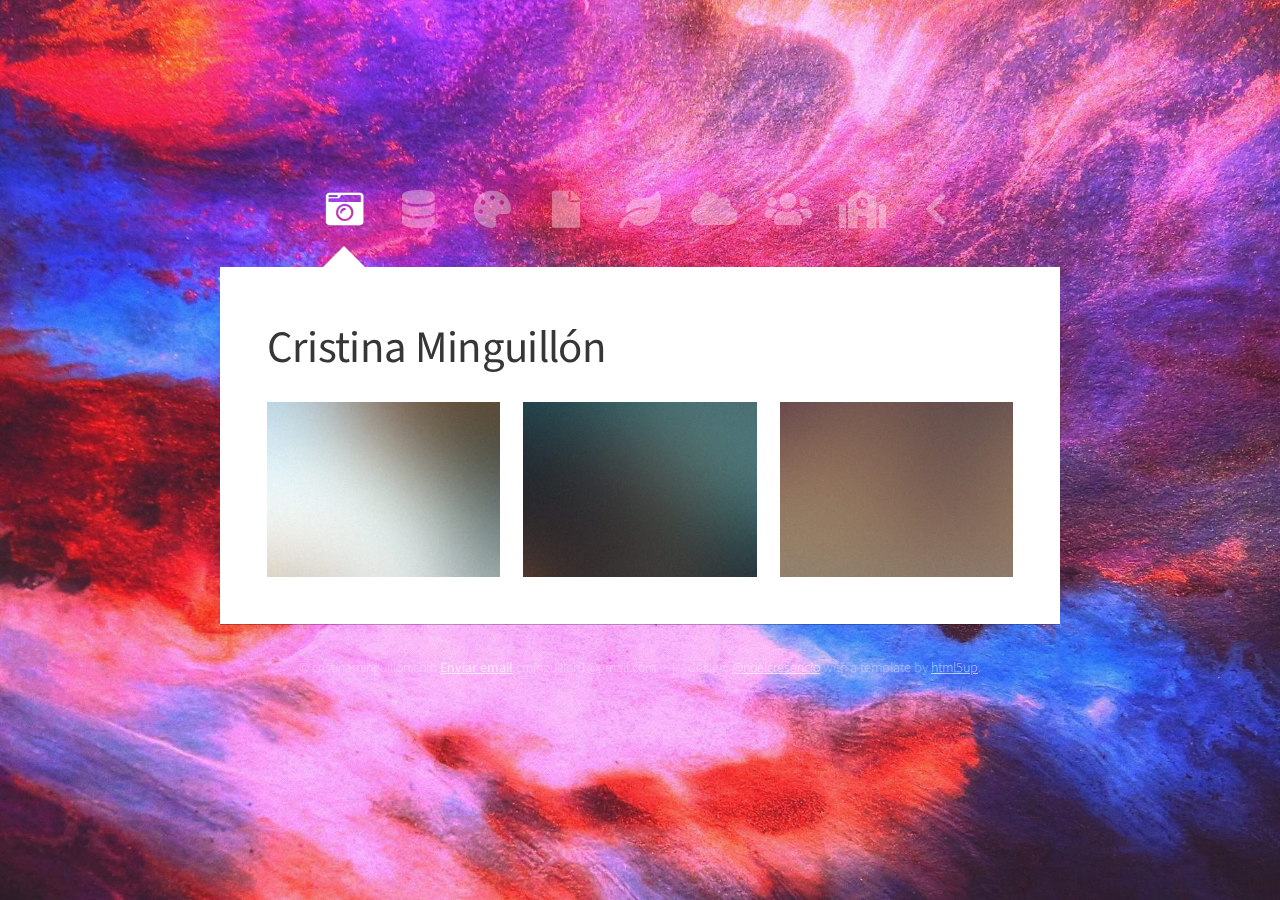
<file: trabajo.html>
<!DOCTYPE HTML>
<!--
	Astral by HTML5 UP
	html5up.net | @ajlkn
	Free for personal and commercial use under the CCA 3.0 license (html5up.net/license)
-->
<html>
	<head>
		<title>Cristina Minguillón</title>
		<meta charset="utf-8" />
		<meta name="viewport" content="width=device-width, initial-scale=1, user-scalable=no" />
		<link rel="stylesheet" href="assets/css/main.css" />
		<noscript><link rel="stylesheet" href="assets/css/noscript.css" /></noscript>
	</head>
	<body class="is-preload trabajo">

		<!-- Wrapper-->
			<div id="wrapper">

				<!-- Nav -->
					<nav id="nav">
						
						<a href="#creativo" class="icon solid fa-camera-retro"><span>Creativo [CM]</span></a>
						<a href="#ceramica" class="icon solid fa-database"><span>Cerámica</span></a>
						<a href="#ilustracion" class="icon solid fa-palette"><span>Ilustración</span></a>
						<a href="#libros" class="icon solid fa-file"><span>Libro Artista</span></a>
						<a href="#artetextil" class="icon solid fa-leaf"><span>Téxtil</span></a>
						<a href="#clases" class="icon solid fa-cloud"><span>Clases</span></a>
						<a href="#arteterapia" class="icon solid fa-users"><span>Arteterapia</span></a>
						<a href="#escuelayterapia" class="icon solid fa-school"><span>Escuela</span></a>

						<a href="index.html" class="icon solid fa-chevron-left"><span>Home</span></a>
					</nav>
				<!-- Main -->
					<div id="main">

						<!-- creativo -->
						<article id="creativo" class="panel">
							<header>
								<h1>Cristina Minguillón</h1>
								<p></p>
							</header>
							<p></p>

								   <section>
									<div class="row">
										<div class="col-4 col-6-medium col-12-small">
											<a href="#" class="image fit"><img src="images/pic01.jpg" alt=""></a>
										</div>
										<div class="col-4 col-6-medium col-12-small">
											<a href="#" class="image fit"><img src="images/pic02.jpg" alt=""></a>
										</div>
										<div class="col-4 col-6-medium col-12-small">
											<a href="#" class="image fit"><img src="images/pic03.jpg" alt=""></a>
										</div>
									</div>
								</section>
						</article>	

<!-- ceramica -->
<article id="ceramica" class="panel">
	<header>
		<h1>Cerámica</h1>
		<p>Silencio</p>
	</header>
	<p>Obras realizadas entre 2013-2017</p>

		   <section>
			<div class="row">
				<div class="col-4 col-6-medium col-12-small">
					<a href="#" class="image fit"><img src="images/pic01.jpg" alt=""></a>
				</div>
				<div class="col-4 col-6-medium col-12-small">
					<a href="#" class="image fit"><img src="images/pic02.jpg" alt=""></a>
				</div>
				<div class="col-4 col-6-medium col-12-small">
					<a href="#" class="image fit"><img src="images/pic03.jpg" alt=""></a>
				</div>
			</div>
		</section>

		<header>
			<p>Kairos</p>
		</header>
	<P></P>
	
	<section>
		<div class="row">
			<div class="col-4 col-6-medium col-12-small">
				<a href="#" class="image fit"><img src="images/pic01.jpg" alt=""></a>
			</div>
			<div class="col-4 col-6-medium col-12-small">
				<a href="#" class="image fit"><img src="images/pic02.jpg" alt=""></a>
			</div>
			<div class="col-4 col-6-medium col-12-small">
				<a href="#" class="image fit"><img src="images/pic03.jpg" alt=""></a>
			</div>
		</div>
	</section>
</article>	
<!-- ilustracion -->
<article id="ilustracion" class="panel">
	<header>
		<h1>Ilustración</h1>
		<p></p>
	</header>
	<p>Desde 1990 ilustro libros para distintas editoriales y autoediciones, dirigidos a público infantil y adulto.</p>
	<a href="http://www.ilustradores.com/component/content/article/13-cristina-minguillon/23-cristina-minguillon.html">Ver más en ilustradores.com</a>
	<br></br>
		   <section>
			<div class="row">
				<div class="col-4 col-6-medium col-12-small">
					<a href="images/ilu03.png" class="image fit"><img src="images/ilu03.png" alt=""></a>
				</div>
				<div class="col-4 col-6-medium col-12-small">
					<a href="images/ilu02.jpg" class="image fit"><img src="images/ilu02.jpg" alt=""></a>
				</div>
				<div class="col-4 col-6-medium col-12-small">
					<a href="images/ilu01.jpg" class="image fit"><img src="images/ilu01.jpg" alt=""></a>
				</div>
			</div>
		</section>


</article>	
<!-- libros -->
<article id="libros" class="panel">
	<header>
		<h1>Libros de Artista</h1>
		<p></p>
	</header>
	<p>Los libros de artista son pequeñas joyas, piezas únicas en las que todo está permitido y me permito 
		todo. No hay formato, tamaño, material ni temática a los que deba ceñirme. Son la libertad.</p>

		   <section>
			<div class="row">
				<div class="col-4 col-6-medium col-12-small">
					<a href="images/lib01.jpg" class="image fit"><img src="images/lib01.jpg" alt=""></a>
				</div>
				<div class="col-4 col-6-medium col-12-small">
					<a href="images/lib02.jpg" class="image fit"><img src="images/lib02.jpg" alt=""></a>
				</div>
				<div class="col-4 col-6-medium col-12-small">
					<a href="images/lib03.jpg" class="image fit"><img src="images/lib03.jpg" alt=""></a>
				</div>
			</div>
		</section>
</article>	
<!-- artetextil -->
<article id="artetextil" class="panel">
	<header>
		<h1>Arte Téxtil</h1>
		<p>ADDRESS</p>
	</header>
	<p>Este trabajo es el resultado del juego con dos palabras inglesas: ADDRESS, domicilio y ADRESS, vestido.</p>
	<p>Es una reflexión sobre la casa y cómo nos relacionamos con ella. La casa forma parte de nuestra identidad 
		y es un reflejo de cómo somos, del momento que estamos viviendo, de lo que hacemos, de nuestro lugar en el 
		mundo, de nuestras creencias, de lo que queremos ser…</p>
	<p>La casa nos protege, nos envuelve y nos cubre como un vestido. En la casa nos sentimos a salvo de las inclemencias 
		del tiempo, de la violencia, de los otros, de la lucha y la insedguridad. ¡Casa! gritan los niños para ser inmunes 
		en el pilla pilla.</p>
	<p>Pero la casa puede ser también el infierno, un terrotorio hostil en el que nos sentimos amenzados o prisioneros 
		y del que debemos huir para crecer o sobrevivir.</p>
	<p>Casa y vestido son presencia y ausencia de cada uno de nosotros. Cuando ya no estamos, casa y vestido conservan 
		nuestra imagen, nuestro olor, nuestra identidad, son lo que fuimos.</p>
	<p>En este juego, el buzón es una maqueta de la casa, su imagen exterior y quiere recibe y da información sobre nosotros
		 y sobre lo que ocurre dentro de ella. El buzón, como la casa, es un territorio íntimo y personal, inviolable pero
		  a la vez frágil y vulnerable.</p>
		  <a href="https://youtu.be/svIT5eXHKBY">Ver vídeo</a>
		  <br></br>
		   <section>
			<div class="row">
				<div class="col-4 col-6-medium col-12-small">
					<a href="images/add01.jpg" class="image fit"><img src="images/add01.jpg" alt=""></a>
				</div>
			</div>
		</section>
</article>	
<!-- clases -->
<article id="clases" class="panel">
	<header>
		<h1>Cursos</h1>
		<br></br>
		<h2>Historia del arte contemporáneo</h2>
		<p>Arte en curso</p>
	</header>
	<p>¿Qué tienen en común para ti el arte de las pinturas rupestres y el arte de nuestro tiempo?</p>
	<p>Esta es una de las muchas preguntas que pueden escucharse cuando nos reunimos a ver, hablar, investigar y descubrir artistas y obras.</p>
	<p>En los talleres de arte repasamos la historia, los hechos objetivos, la crónica histórica y también, lo que nos trasmiten obras y 
		artistas a cada una de las personas que asistimos. Las diferentes miradas enriquecen, completan y amplían la propia.</p>
	<p>Los talleres de arte son flexibles y variados en propuestas y actividades, motivan a quienes asisten a participar activamente en su 
		propia formación. Son dinámicos y abiertos al debate, a compartir opiniones, información y propuestas. Hacemos visitas a 
		distintos lugares que nos vinculan al arte y a la vida: galerías, museos, centros culturales, escuelas, edificios, recorridos 
		por la ciudad, estudios de artistas, conciertos, mercados…</p>

		   <section>
			<div class="row">
				<div class="col-4 col-6-medium col-12-small">
					<a href="#" class="image fit"><img src="images/pic01.jpg" alt=""></a>
				</div>
				<div class="col-4 col-6-medium col-12-small">
					<a href="#" class="image fit"><img src="images/pic02.jpg" alt=""></a>
				</div>
				<div class="col-4 col-6-medium col-12-small">
					<a href="#" class="image fit"><img src="images/pic03.jpg" alt=""></a>
				</div>
			</div>
		</section>
</article>	
<!-- arteterapia -->
<article id="arteterapia" class="panel">
	<header>
		<h1>Talleres de
			Arteterapia</h1>
		<br></br>
		<p>Arte como Camino</p>
	</header>
	<p>Usamos el lenguaje artístico como herramienta de autoconocimiento y crecimiento personal. El arte nos ayuda a 
		conectar con nuestra esencia, nos facilita expresar lo que sentimos y nos anima a seguir profundizando en nuestro 
		interior. Podemos utilizar pintura, arcilla, objetos encontrados, collage, fotografía, video, telas, escritura, 
		teatro… No importa la obra que resulte, es el proceso en el que nos volcamos y nos re-conocemos, lo que interesa.</p>
	<p>De la mano del arte, podemos revisar las emociones, las polaridades, los límites, las necesidades, las formas
			 de dar y recibir, las relaciones, nuestro lugar en el mundo…</p>
	<p>Los talleres grupales de arteterapia se celebran en formatos semanal y mensual.</p>
	<p>También, si te interesa, puedes consultarme para terapia individual.</p>
	<p>Si necesitas más información, puedes ponerte en contacto conmigo.</p>

		   <section>
			<div class="row">
				<div class="col-4 col-6-medium col-12-small">
					<a href="#" class="image fit"><img src="images/pic01.jpg" alt=""></a>
				</div>
				<div class="col-4 col-6-medium col-12-small">
					<a href="#" class="image fit"><img src="images/pic02.jpg" alt=""></a>
				</div>
				<div class="col-4 col-6-medium col-12-small">
					<a href="#" class="image fit"><img src="images/pic03.jpg" alt=""></a>
				</div>
			</div>
		</section>
	</section>
</article>	
<!-- escuelayterapia -->
<article id="escuelayterapia" class="panel">
	<header>
		<h1>Escuela de Arteterapia Humanista</h1>
		<br></br>
		<h1> y Terapia Gestalt</h1>
		<br></br>
		<p>(Madrid)</p>
	</header>
	<p>Licenciada en Historia del Arte (UAM, 1996) / Grado en Educación con Mención en inglés (CJC, 2013)
		 (Adaptación del título de 1984) / Arteterapeuta Gestalt (Escuela de Arteterapia Humanista. Madrid.
		  2015-2019) / Curso de Teatro Terapéutico Gestalt con Claudia Fres (2019) / Curso de pintura de 
		  técnicas contemporáneas de Neus Frigola (Escuela de Cerámica de La Bisbal, 2019) / Curso de 
		  Iniciación al SAT de Claudio Naranjo (2017) / Taller de Pintura Creativa con Katharina Widmer 
		  (2017) / Curso de Iniciación a la Comunicación No Violenta (2017) / Experto en Enseñanzas Artísticas 
		  (UCM, 1997) / Experto en desarrollo de Proyectos Editoriales (UCM, 2003) / Estudios en la Escuela de
		   Cerámica de Madrid (1980-1983) / Curso de Ayudante de Documentación de la Biblioteca Nacional (1978).</p>

		   <section>
			<div class="row">
				<div class="col-4 col-6-medium col-12-small">
					<a href="#" class="image fit"><img src="images/pic01.jpg" alt=""></a>
				</div>
				<div class="col-4 col-6-medium col-12-small">
					<a href="#" class="image fit"><img src="images/pic02.jpg" alt=""></a>
				</div>
				<div class="col-4 col-6-medium col-12-small">
					<a href="#" class="image fit"><img src="images/pic03.jpg" alt=""></a>
				</div>
			</div>
		</section>

	<P>Arteterapeuta Gestalt grupal e individual (2019) / Profesora de Historia del Arte en distintos Centros 
		Culturales (Desde 2007) / Ilustradora para distintas editoriales (Desde 1990) / Profesora de expresión 
		plástica en inglés (2012-2017) / Documentalista en la Biblioteca del Palacio Real (Catalogación de 
		grabados y dibujos) / Bibliotecaria en el Instituto de Patrimonio Cultural de España (Catalogación de
		 libros y folletos de arte) / Presidenta del Consejo General del Libro Infantil y Juvenil / Profesora 
		 de Talleres de animación a la lectura en distintas bibliotecas municipales españolas / Profesora de 
		 cerámica (INEM) / Cooperativista y profesora de la Granja Escuela Huerta de la Limpia. Guadalajara /
		  Profesora de arte del Colegio Nuestra Señora Santa María (Madrid).</P>
	
	<section>
		<div class="row">
			<div class="col-4 col-6-medium col-12-small">
				<a href="#" class="image fit"><img src="images/pic01.jpg" alt=""></a>
			</div>
			<div class="col-4 col-6-medium col-12-small">
				<a href="#" class="image fit"><img src="images/pic02.jpg" alt=""></a>
			</div>
			<div class="col-4 col-6-medium col-12-small">
				<a href="#" class="image fit"><img src="images/pic03.jpg" alt=""></a>
			</div>
		</div>
	</section>
</article>	


					</div>

				<!-- Footer -->
					<div id="footer">
						<ul class="copyright">
							<li>&copy; cristinaminguillón.com </li> <strong><a href="mailto:cminguillon1@gmail.com"> Enviar email</a></strong>  cminguillon1@gmail.com <li>design: <a href="">@noelcresencio</a> with a template by <a href="http://html5up.net">html5up</a>.</li>
						</ul>
					</div>

			</div>

		<!-- Scripts -->
			<script src="assets/js/jquery.min.js"></script>
			<script src="assets/js/browser.min.js"></script>
			<script src="assets/js/breakpoints.min.js"></script>
			<script src="assets/js/util.js"></script>
			<script src="assets/js/main.js"></script>

	</body>
</html>
</file>
<file: assets/css/noscript.css>
/*
	Astral by HTML5 UP
	html5up.net | @ajlkn
	Free for personal and commercial use under the CCA 3.0 license (html5up.net/license)
*/
/* Wrapper */
#wrapper {
  opacity: 1 !important;
}

/* Nav */
#nav a {
  opacity: 1;
}
#nav a:before, #nav a:after {
  display: none;
}
#nav a span {
  top: 0;
  opacity: 1;
}
#nav a span:after {
  display: none;
}

/* Main */
#main {
  background: none;
  box-shadow: none;
}
#main > .panel {
  background: #ffffff;
  margin-bottom: 2em;
}
#main > .panel:last-child {
  margin-bottom: 0;
}/*# sourceMappingURL=noscript.css.map */
</file>
<file: assets/css/main.css>
@import url("https://fonts.googleapis.com/css?family=Source+Sans+Pro:300,400,300italic,400italic");
@import url("fontawesome-all.min.css");
/*
	Astral by HTML5 UP
	html5up.net | @ajlkn
	Free for personal and commercial use under the CCA 3.0 license (html5up.net/license)
*/
html, body, div, span, applet, object,
iframe, h1, h2, h3, h4, h5, h6, p, blockquote,
pre, a, abbr, acronym, address, big, cite,
code, del, dfn, em, img, ins, kbd, q, s, samp,
small, strike, strong, sub, sup, tt, var, b,
u, i, center, dl, dt, dd, ol, ul, li, fieldset,
form, label, legend, table, caption, tbody,
tfoot, thead, tr, th, td, article, aside,
canvas, details, embed, figure, figcaption,
footer, header, hgroup, menu, nav, output, ruby,
section, summary, time, mark, audio, video {
  margin: 0;
  padding: 0;
  border: 0;
  font-size: 100%;
  font: inherit;
  vertical-align: baseline;
}

article, aside, details, figcaption, figure,
footer, header, hgroup, menu, nav, section {
  display: block;
}

body {
  line-height: 1;
}

ol, ul {
  list-style: none;
}

blockquote, q {
  quotes: none;
}
blockquote:before, blockquote:after, q:before, q:after {
  content: "";
  content: none;
}

table {
  border-collapse: collapse;
  border-spacing: 0;
}

body {
  -webkit-text-size-adjust: none;
}

mark {
  background-color: transparent;
  color: inherit;
}

input::-moz-focus-inner {
  border: 0;
  padding: 0;
}

input, select, textarea {
  -moz-appearance: none;
  -webkit-appearance: none;
  -ms-appearance: none;
  appearance: none;
}

/* Row */
.row {
  display: flex;
  flex-wrap: wrap;
  box-sizing: border-box;
  align-items: stretch;
}
.row > * {
  box-sizing: border-box;
}
.row.gtr-uniform > * > :last-child {
  margin-bottom: 0;
}
.row.aln-left {
  justify-content: flex-start;
}
.row.aln-center {
  justify-content: center;
}
.row.aln-right {
  justify-content: flex-end;
}
.row.aln-top {
  align-items: flex-start;
}
.row.aln-middle {
  align-items: center;
}
.row.aln-bottom {
  align-items: flex-end;
}
.row > .imp {
  order: -1;
}
.row > .col-1 {
  width: 8.3333333333%;
}
.row > .off-1 {
  margin-left: 8.3333333333%;
}
.row > .col-2 {
  width: 16.6666666667%;
}
.row > .off-2 {
  margin-left: 16.6666666667%;
}
.row > .col-3 {
  width: 25%;
}
.row > .off-3 {
  margin-left: 25%;
}
.row > .col-4 {
  width: 33.3333333333%;
}
.row > .off-4 {
  margin-left: 33.3333333333%;
}
.row > .col-5 {
  width: 41.6666666667%;
}
.row > .off-5 {
  margin-left: 41.6666666667%;
}
.row > .col-6 {
  width: 50%;
}
.row > .off-6 {
  margin-left: 50%;
}
.row > .col-7 {
  width: 58.3333333333%;
}
.row > .off-7 {
  margin-left: 58.3333333333%;
}
.row > .col-8 {
  width: 66.6666666667%;
}
.row > .off-8 {
  margin-left: 66.6666666667%;
}
.row > .col-9 {
  width: 75%;
}
.row > .off-9 {
  margin-left: 75%;
}
.row > .col-10 {
  width: 83.3333333333%;
}
.row > .off-10 {
  margin-left: 83.3333333333%;
}
.row > .col-11 {
  width: 91.6666666667%;
}
.row > .off-11 {
  margin-left: 91.6666666667%;
}
.row > .col-12 {
  width: 100%;
}
.row > .off-12 {
  margin-left: 100%;
}
.row.gtr-0 {
  margin-top: 0em;
  margin-left: 0em;
}
.row.gtr-0 > * {
  padding: 0em 0 0 0em;
}
.row.gtr-0.gtr-uniform {
  margin-top: 0em;
}
.row.gtr-0.gtr-uniform > * {
  padding-top: 0em;
}
.row.gtr-25 {
  margin-top: -0.3125em;
  margin-left: -0.3125em;
}
.row.gtr-25 > * {
  padding: 0.3125em 0 0 0.3125em;
}
.row.gtr-25.gtr-uniform {
  margin-top: -0.3125em;
}
.row.gtr-25.gtr-uniform > * {
  padding-top: 0.3125em;
}
.row.gtr-50 {
  margin-top: -0.625em;
  margin-left: -0.625em;
}
.row.gtr-50 > * {
  padding: 0.625em 0 0 0.625em;
}
.row.gtr-50.gtr-uniform {
  margin-top: -0.625em;
}
.row.gtr-50.gtr-uniform > * {
  padding-top: 0.625em;
}
.row {
  margin-top: -1.25em;
  margin-left: -1.25em;
}
.row > * {
  padding: 1.25em 0 0 1.25em;
}
.row.gtr-uniform {
  margin-top: -1.25em;
}
.row.gtr-uniform > * {
  padding-top: 1.25em;
}
.row.gtr-150 {
  margin-top: -1.875em;
  margin-left: -1.875em;
}
.row.gtr-150 > * {
  padding: 1.875em 0 0 1.875em;
}
.row.gtr-150.gtr-uniform {
  margin-top: -1.875em;
}
.row.gtr-150.gtr-uniform > * {
  padding-top: 1.875em;
}
.row.gtr-200 {
  margin-top: -2.5em;
  margin-left: -2.5em;
}
.row.gtr-200 > * {
  padding: 2.5em 0 0 2.5em;
}
.row.gtr-200.gtr-uniform {
  margin-top: -2.5em;
}
.row.gtr-200.gtr-uniform > * {
  padding-top: 2.5em;
}
@media screen and (max-width: 1680px) {
  .row {
    display: flex;
    flex-wrap: wrap;
    box-sizing: border-box;
    align-items: stretch;
  }
  .row > * {
    box-sizing: border-box;
  }
  .row.gtr-uniform > * > :last-child {
    margin-bottom: 0;
  }
  .row.aln-left {
    justify-content: flex-start;
  }
  .row.aln-center {
    justify-content: center;
  }
  .row.aln-right {
    justify-content: flex-end;
  }
  .row.aln-top {
    align-items: flex-start;
  }
  .row.aln-middle {
    align-items: center;
  }
  .row.aln-bottom {
    align-items: flex-end;
  }
  .row > .imp-xlarge {
    order: -1;
  }
  .row > .col-1-xlarge {
    width: 8.3333333333%;
  }
  .row > .off-1-xlarge {
    margin-left: 8.3333333333%;
  }
  .row > .col-2-xlarge {
    width: 16.6666666667%;
  }
  .row > .off-2-xlarge {
    margin-left: 16.6666666667%;
  }
  .row > .col-3-xlarge {
    width: 25%;
  }
  .row > .off-3-xlarge {
    margin-left: 25%;
  }
  .row > .col-4-xlarge {
    width: 33.3333333333%;
  }
  .row > .off-4-xlarge {
    margin-left: 33.3333333333%;
  }
  .row > .col-5-xlarge {
    width: 41.6666666667%;
  }
  .row > .off-5-xlarge {
    margin-left: 41.6666666667%;
  }
  .row > .col-6-xlarge {
    width: 50%;
  }
  .row > .off-6-xlarge {
    margin-left: 50%;
  }
  .row > .col-7-xlarge {
    width: 58.3333333333%;
  }
  .row > .off-7-xlarge {
    margin-left: 58.3333333333%;
  }
  .row > .col-8-xlarge {
    width: 66.6666666667%;
  }
  .row > .off-8-xlarge {
    margin-left: 66.6666666667%;
  }
  .row > .col-9-xlarge {
    width: 75%;
  }
  .row > .off-9-xlarge {
    margin-left: 75%;
  }
  .row > .col-10-xlarge {
    width: 83.3333333333%;
  }
  .row > .off-10-xlarge {
    margin-left: 83.3333333333%;
  }
  .row > .col-11-xlarge {
    width: 91.6666666667%;
  }
  .row > .off-11-xlarge {
    margin-left: 91.6666666667%;
  }
  .row > .col-12-xlarge {
    width: 100%;
  }
  .row > .off-12-xlarge {
    margin-left: 100%;
  }
  .row.gtr-0 {
    margin-top: 0em;
    margin-left: 0em;
  }
  .row.gtr-0 > * {
    padding: 0em 0 0 0em;
  }
  .row.gtr-0.gtr-uniform {
    margin-top: 0em;
  }
  .row.gtr-0.gtr-uniform > * {
    padding-top: 0em;
  }
  .row.gtr-25 {
    margin-top: -0.3125em;
    margin-left: -0.3125em;
  }
  .row.gtr-25 > * {
    padding: 0.3125em 0 0 0.3125em;
  }
  .row.gtr-25.gtr-uniform {
    margin-top: -0.3125em;
  }
  .row.gtr-25.gtr-uniform > * {
    padding-top: 0.3125em;
  }
  .row.gtr-50 {
    margin-top: -0.625em;
    margin-left: -0.625em;
  }
  .row.gtr-50 > * {
    padding: 0.625em 0 0 0.625em;
  }
  .row.gtr-50.gtr-uniform {
    margin-top: -0.625em;
  }
  .row.gtr-50.gtr-uniform > * {
    padding-top: 0.625em;
  }
  .row {
    margin-top: -1.25em;
    margin-left: -1.25em;
  }
  .row > * {
    padding: 1.25em 0 0 1.25em;
  }
  .row.gtr-uniform {
    margin-top: -1.25em;
  }
  .row.gtr-uniform > * {
    padding-top: 1.25em;
  }
  .row.gtr-150 {
    margin-top: -1.875em;
    margin-left: -1.875em;
  }
  .row.gtr-150 > * {
    padding: 1.875em 0 0 1.875em;
  }
  .row.gtr-150.gtr-uniform {
    margin-top: -1.875em;
  }
  .row.gtr-150.gtr-uniform > * {
    padding-top: 1.875em;
  }
  .row.gtr-200 {
    margin-top: -2.5em;
    margin-left: -2.5em;
  }
  .row.gtr-200 > * {
    padding: 2.5em 0 0 2.5em;
  }
  .row.gtr-200.gtr-uniform {
    margin-top: -2.5em;
  }
  .row.gtr-200.gtr-uniform > * {
    padding-top: 2.5em;
  }
}
@media screen and (max-width: 1280px) {
  .row {
    display: flex;
    flex-wrap: wrap;
    box-sizing: border-box;
    align-items: stretch;
  }
  .row > * {
    box-sizing: border-box;
  }
  .row.gtr-uniform > * > :last-child {
    margin-bottom: 0;
  }
  .row.aln-left {
    justify-content: flex-start;
  }
  .row.aln-center {
    justify-content: center;
  }
  .row.aln-right {
    justify-content: flex-end;
  }
  .row.aln-top {
    align-items: flex-start;
  }
  .row.aln-middle {
    align-items: center;
  }
  .row.aln-bottom {
    align-items: flex-end;
  }
  .row > .imp-large {
    order: -1;
  }
  .row > .col-1-large {
    width: 8.3333333333%;
  }
  .row > .off-1-large {
    margin-left: 8.3333333333%;
  }
  .row > .col-2-large {
    width: 16.6666666667%;
  }
  .row > .off-2-large {
    margin-left: 16.6666666667%;
  }
  .row > .col-3-large {
    width: 25%;
  }
  .row > .off-3-large {
    margin-left: 25%;
  }
  .row > .col-4-large {
    width: 33.3333333333%;
  }
  .row > .off-4-large {
    margin-left: 33.3333333333%;
  }
  .row > .col-5-large {
    width: 41.6666666667%;
  }
  .row > .off-5-large {
    margin-left: 41.6666666667%;
  }
  .row > .col-6-large {
    width: 50%;
  }
  .row > .off-6-large {
    margin-left: 50%;
  }
  .row > .col-7-large {
    width: 58.3333333333%;
  }
  .row > .off-7-large {
    margin-left: 58.3333333333%;
  }
  .row > .col-8-large {
    width: 66.6666666667%;
  }
  .row > .off-8-large {
    margin-left: 66.6666666667%;
  }
  .row > .col-9-large {
    width: 75%;
  }
  .row > .off-9-large {
    margin-left: 75%;
  }
  .row > .col-10-large {
    width: 83.3333333333%;
  }
  .row > .off-10-large {
    margin-left: 83.3333333333%;
  }
  .row > .col-11-large {
    width: 91.6666666667%;
  }
  .row > .off-11-large {
    margin-left: 91.6666666667%;
  }
  .row > .col-12-large {
    width: 100%;
  }
  .row > .off-12-large {
    margin-left: 100%;
  }
  .row.gtr-0 {
    margin-top: 0em;
    margin-left: 0em;
  }
  .row.gtr-0 > * {
    padding: 0em 0 0 0em;
  }
  .row.gtr-0.gtr-uniform {
    margin-top: 0em;
  }
  .row.gtr-0.gtr-uniform > * {
    padding-top: 0em;
  }
  .row.gtr-25 {
    margin-top: -0.3125em;
    margin-left: -0.3125em;
  }
  .row.gtr-25 > * {
    padding: 0.3125em 0 0 0.3125em;
  }
  .row.gtr-25.gtr-uniform {
    margin-top: -0.3125em;
  }
  .row.gtr-25.gtr-uniform > * {
    padding-top: 0.3125em;
  }
  .row.gtr-50 {
    margin-top: -0.625em;
    margin-left: -0.625em;
  }
  .row.gtr-50 > * {
    padding: 0.625em 0 0 0.625em;
  }
  .row.gtr-50.gtr-uniform {
    margin-top: -0.625em;
  }
  .row.gtr-50.gtr-uniform > * {
    padding-top: 0.625em;
  }
  .row {
    margin-top: -1.25em;
    margin-left: -1.25em;
  }
  .row > * {
    padding: 1.25em 0 0 1.25em;
  }
  .row.gtr-uniform {
    margin-top: -1.25em;
  }
  .row.gtr-uniform > * {
    padding-top: 1.25em;
  }
  .row.gtr-150 {
    margin-top: -1.875em;
    margin-left: -1.875em;
  }
  .row.gtr-150 > * {
    padding: 1.875em 0 0 1.875em;
  }
  .row.gtr-150.gtr-uniform {
    margin-top: -1.875em;
  }
  .row.gtr-150.gtr-uniform > * {
    padding-top: 1.875em;
  }
  .row.gtr-200 {
    margin-top: -2.5em;
    margin-left: -2.5em;
  }
  .row.gtr-200 > * {
    padding: 2.5em 0 0 2.5em;
  }
  .row.gtr-200.gtr-uniform {
    margin-top: -2.5em;
  }
  .row.gtr-200.gtr-uniform > * {
    padding-top: 2.5em;
  }
}
@media screen and (max-width: 980px) {
  .row {
    display: flex;
    flex-wrap: wrap;
    box-sizing: border-box;
    align-items: stretch;
  }
  .row > * {
    box-sizing: border-box;
  }
  .row.gtr-uniform > * > :last-child {
    margin-bottom: 0;
  }
  .row.aln-left {
    justify-content: flex-start;
  }
  .row.aln-center {
    justify-content: center;
  }
  .row.aln-right {
    justify-content: flex-end;
  }
  .row.aln-top {
    align-items: flex-start;
  }
  .row.aln-middle {
    align-items: center;
  }
  .row.aln-bottom {
    align-items: flex-end;
  }
  .row > .imp-medium {
    order: -1;
  }
  .row > .col-1-medium {
    width: 8.3333333333%;
  }
  .row > .off-1-medium {
    margin-left: 8.3333333333%;
  }
  .row > .col-2-medium {
    width: 16.6666666667%;
  }
  .row > .off-2-medium {
    margin-left: 16.6666666667%;
  }
  .row > .col-3-medium {
    width: 25%;
  }
  .row > .off-3-medium {
    margin-left: 25%;
  }
  .row > .col-4-medium {
    width: 33.3333333333%;
  }
  .row > .off-4-medium {
    margin-left: 33.3333333333%;
  }
  .row > .col-5-medium {
    width: 41.6666666667%;
  }
  .row > .off-5-medium {
    margin-left: 41.6666666667%;
  }
  .row > .col-6-medium {
    width: 50%;
  }
  .row > .off-6-medium {
    margin-left: 50%;
  }
  .row > .col-7-medium {
    width: 58.3333333333%;
  }
  .row > .off-7-medium {
    margin-left: 58.3333333333%;
  }
  .row > .col-8-medium {
    width: 66.6666666667%;
  }
  .row > .off-8-medium {
    margin-left: 66.6666666667%;
  }
  .row > .col-9-medium {
    width: 75%;
  }
  .row > .off-9-medium {
    margin-left: 75%;
  }
  .row > .col-10-medium {
    width: 83.3333333333%;
  }
  .row > .off-10-medium {
    margin-left: 83.3333333333%;
  }
  .row > .col-11-medium {
    width: 91.6666666667%;
  }
  .row > .off-11-medium {
    margin-left: 91.6666666667%;
  }
  .row > .col-12-medium {
    width: 100%;
  }
  .row > .off-12-medium {
    margin-left: 100%;
  }
  .row.gtr-0 {
    margin-top: 0em;
    margin-left: 0em;
  }
  .row.gtr-0 > * {
    padding: 0em 0 0 0em;
  }
  .row.gtr-0.gtr-uniform {
    margin-top: 0em;
  }
  .row.gtr-0.gtr-uniform > * {
    padding-top: 0em;
  }
  .row.gtr-25 {
    margin-top: -0.3125em;
    margin-left: -0.3125em;
  }
  .row.gtr-25 > * {
    padding: 0.3125em 0 0 0.3125em;
  }
  .row.gtr-25.gtr-uniform {
    margin-top: -0.3125em;
  }
  .row.gtr-25.gtr-uniform > * {
    padding-top: 0.3125em;
  }
  .row.gtr-50 {
    margin-top: -0.625em;
    margin-left: -0.625em;
  }
  .row.gtr-50 > * {
    padding: 0.625em 0 0 0.625em;
  }
  .row.gtr-50.gtr-uniform {
    margin-top: -0.625em;
  }
  .row.gtr-50.gtr-uniform > * {
    padding-top: 0.625em;
  }
  .row {
    margin-top: -1.25em;
    margin-left: -1.25em;
  }
  .row > * {
    padding: 1.25em 0 0 1.25em;
  }
  .row.gtr-uniform {
    margin-top: -1.25em;
  }
  .row.gtr-uniform > * {
    padding-top: 1.25em;
  }
  .row.gtr-150 {
    margin-top: -1.875em;
    margin-left: -1.875em;
  }
  .row.gtr-150 > * {
    padding: 1.875em 0 0 1.875em;
  }
  .row.gtr-150.gtr-uniform {
    margin-top: -1.875em;
  }
  .row.gtr-150.gtr-uniform > * {
    padding-top: 1.875em;
  }
  .row.gtr-200 {
    margin-top: -2.5em;
    margin-left: -2.5em;
  }
  .row.gtr-200 > * {
    padding: 2.5em 0 0 2.5em;
  }
  .row.gtr-200.gtr-uniform {
    margin-top: -2.5em;
  }
  .row.gtr-200.gtr-uniform > * {
    padding-top: 2.5em;
  }
}
@media screen and (max-width: 736px) {
  .row {
    display: flex;
    flex-wrap: wrap;
    box-sizing: border-box;
    align-items: stretch;
  }
  .row > * {
    box-sizing: border-box;
  }
  .row.gtr-uniform > * > :last-child {
    margin-bottom: 0;
  }
  .row.aln-left {
    justify-content: flex-start;
  }
  .row.aln-center {
    justify-content: center;
  }
  .row.aln-right {
    justify-content: flex-end;
  }
  .row.aln-top {
    align-items: flex-start;
  }
  .row.aln-middle {
    align-items: center;
  }
  .row.aln-bottom {
    align-items: flex-end;
  }
  .row > .imp-small {
    order: -1;
  }
  .row > .col-1-small {
    width: 8.3333333333%;
  }
  .row > .off-1-small {
    margin-left: 8.3333333333%;
  }
  .row > .col-2-small {
    width: 16.6666666667%;
  }
  .row > .off-2-small {
    margin-left: 16.6666666667%;
  }
  .row > .col-3-small {
    width: 25%;
  }
  .row > .off-3-small {
    margin-left: 25%;
  }
  .row > .col-4-small {
    width: 33.3333333333%;
  }
  .row > .off-4-small {
    margin-left: 33.3333333333%;
  }
  .row > .col-5-small {
    width: 41.6666666667%;
  }
  .row > .off-5-small {
    margin-left: 41.6666666667%;
  }
  .row > .col-6-small {
    width: 50%;
  }
  .row > .off-6-small {
    margin-left: 50%;
  }
  .row > .col-7-small {
    width: 58.3333333333%;
  }
  .row > .off-7-small {
    margin-left: 58.3333333333%;
  }
  .row > .col-8-small {
    width: 66.6666666667%;
  }
  .row > .off-8-small {
    margin-left: 66.6666666667%;
  }
  .row > .col-9-small {
    width: 75%;
  }
  .row > .off-9-small {
    margin-left: 75%;
  }
  .row > .col-10-small {
    width: 83.3333333333%;
  }
  .row > .off-10-small {
    margin-left: 83.3333333333%;
  }
  .row > .col-11-small {
    width: 91.6666666667%;
  }
  .row > .off-11-small {
    margin-left: 91.6666666667%;
  }
  .row > .col-12-small {
    width: 100%;
  }
  .row > .off-12-small {
    margin-left: 100%;
  }
  .row.gtr-0 {
    margin-top: 0em;
    margin-left: 0em;
  }
  .row.gtr-0 > * {
    padding: 0em 0 0 0em;
  }
  .row.gtr-0.gtr-uniform {
    margin-top: 0em;
  }
  .row.gtr-0.gtr-uniform > * {
    padding-top: 0em;
  }
  .row.gtr-25 {
    margin-top: -0.3125em;
    margin-left: -0.3125em;
  }
  .row.gtr-25 > * {
    padding: 0.3125em 0 0 0.3125em;
  }
  .row.gtr-25.gtr-uniform {
    margin-top: -0.3125em;
  }
  .row.gtr-25.gtr-uniform > * {
    padding-top: 0.3125em;
  }
  .row.gtr-50 {
    margin-top: -0.625em;
    margin-left: -0.625em;
  }
  .row.gtr-50 > * {
    padding: 0.625em 0 0 0.625em;
  }
  .row.gtr-50.gtr-uniform {
    margin-top: -0.625em;
  }
  .row.gtr-50.gtr-uniform > * {
    padding-top: 0.625em;
  }
  .row {
    margin-top: -1.25em;
    margin-left: -1.25em;
  }
  .row > * {
    padding: 1.25em 0 0 1.25em;
  }
  .row.gtr-uniform {
    margin-top: -1.25em;
  }
  .row.gtr-uniform > * {
    padding-top: 1.25em;
  }
  .row.gtr-150 {
    margin-top: -1.875em;
    margin-left: -1.875em;
  }
  .row.gtr-150 > * {
    padding: 1.875em 0 0 1.875em;
  }
  .row.gtr-150.gtr-uniform {
    margin-top: -1.875em;
  }
  .row.gtr-150.gtr-uniform > * {
    padding-top: 1.875em;
  }
  .row.gtr-200 {
    margin-top: -2.5em;
    margin-left: -2.5em;
  }
  .row.gtr-200 > * {
    padding: 2.5em 0 0 2.5em;
  }
  .row.gtr-200.gtr-uniform {
    margin-top: -2.5em;
  }
  .row.gtr-200.gtr-uniform > * {
    padding-top: 2.5em;
  }
}

/* Basic */
html {
  box-sizing: border-box;
}

*, *:before, *:after {
  box-sizing: inherit;
}

body {
  background-image: url("images/overlay.png"), url("images/bg.jpg");
  background-repeat: repeat, no-repeat;
  background-size: auto, 100% 100%;
  background-attachment: fixed;
  overflow-y: scroll;
}
body.is-preload *, body.is-preload *:before, body.is-preload *:after {
  -moz-animation: none !important;
  -webkit-animation: none !important;
  -ms-animation: none !important;
  animation: none !important;
  -moz-transition: none !important;
  -webkit-transition: none !important;
  -ms-transition: none !important;
  transition: none !important;
}

body.trabajo {
  background-image: url("images/overlay.png"), url("images/bg2.jpg");
  background-repeat: repeat, no-repeat;
  background-size: auto, 100% 100%;
  background-attachment: fixed;
  overflow-y: scroll;
}
body.trabajo.is-preload *, body.trabajo.is-preload *:before, body.trabajo.is-preload *:after {
  -moz-animation: none !important;
  -webkit-animation: none !important;
  -ms-animation: none !important;
  animation: none !important;
  -moz-transition: none !important;
  -webkit-transition: none !important;
  -ms-transition: none !important;
  transition: none !important;
}

body, input, textarea, select {
  font-family: "Source Sans Pro", sans-serif;
  font-weight: 300;
  color: #777777;
  font-size: 20pt;
  line-height: 1.75em;
}
@media screen and (max-width: 1680px) {
  body, input, textarea, select {
    font-size: 15pt;
  }
}
@media screen and (max-width: 1280px) {
  body, input, textarea, select {
    font-size: 14pt;
  }
}
@media screen and (max-width: 736px) {
  body, input, textarea, select {
    font-size: 12pt;
  }
}
@media screen and (max-width: 360px) {
  body, input, textarea, select {
    font-size: 11pt;
  }
}

strong, b, h1, h2, h3, h4, h5, h6 {
  font-weight: 400;
  color: #363636;
}

h1 {
  font-size: 2.4em;
  letter-spacing: -0.015em;
}

h2 {
  font-size: 1.8em;
  letter-spacing: -0.015em;
}

h3, h4, h5, h6 {
  font-size: 1.25em;
  letter-spacing: -0.015em;
}

@media screen and (max-width: 736px) {
  h1 {
    font-size: 1.75em;
  }
  h2 {
    font-size: 1.375em;
  }
  h3, h4, h5, h6 {
    font-size: 1em;
  }
}
blockquote {
  border-left: solid 0.5em #ddd;
  padding: 1em 0 1em 2em;
  font-style: italic;
}

em, i {
  font-style: italic;
}

hr {
  border: 0;
  border-top: solid 1px #ddd;
  padding: 1.5em 0 0 0;
  margin: 1.75em 0 0 0;
}

sub {
  position: relative;
  top: 0.5em;
  font-size: 0.8em;
}

sup {
  position: relative;
  top: -0.5em;
  font-size: 0.8em;
}

br.clear {
  clear: both;
}

p, ul, ol, dl, table, blockquote, form {
  margin-bottom: 2em;
}

/* Table */
table {
  width: 100%;
}
table.default tbody tr {
  border-bottom: solid 1px #f4f4f4;
}
table.default td {
  padding: 0.5em 1em 0.5em 1em;
}
table.default th {
  text-align: left;
  font-weight: 400;
  padding: 0.5em 1em 0.5em 1em;
}
table.default thead {
  border-bottom: solid 2px #f4f4f4;
}

/* Form */
form label {
  display: block;
  font-weight: 400;
  color: #363636;
  margin: 0 0 1em 0;
}
form input[type=text],
form input[type=email],
form input[type=password],
form select,
form textarea {
  -webkit-appearance: none;
  border: 0;
  background: #f4f4f4;
  padding: 0.75em;
  width: 100%;
  -moz-transition: background-color .25s ease-in-out;
  -webkit-transition: background-color .25s ease-in-out;
  -ms-transition: background-color .25s ease-in-out;
  transition: background-color .25s ease-in-out;
}
form input[type=text]:focus,
form input[type=email]:focus,
form input[type=password]:focus,
form select:focus,
form textarea:focus {
  background: #f8f8f8;
}
form input[type=text],
form input[type=email],
form input[type=password],
form select {
  line-height: 1.35em;
}
form ::-webkit-input-placeholder {
  color: #999;
}
form :-moz-placeholder {
  color: #999;
}
form ::-moz-placeholder {
  color: #999;
}
form :-ms-input-placeholder {
  color: #999;
}

/* Section/Article */
section, article {
  margin-bottom: 3em;
}
section > :last-child, section:last-child, article > :last-child, article:last-child {
  margin-bottom: 0;
}

header {
  margin: 0 0 1.5em 0;
}
header > p {
  margin: 0.5em 0 0 0;
  color: #aaa;
}
@media screen and (max-width: 736px) {
  header {
    margin: 0 0 1em 0;
  }
}

/* Image */
.image {
  display: inline-block;
}
.image img {
  display: block;
  width: 100%;
}
.image.fit {
  display: block;
  width: 100%;
}
.image.featured {
  display: block;
  width: 100%;
  margin: 0 0 2em 0;
}
.image.left {
  float: left;
  margin: 0 2em 2em 0;
}
.image.centered {
  display: block;
  margin: 0 0 2em 0;
}
.image.centered img {
  margin: 0 auto;
  width: auto;
}

/* Button */
input[type=button],
input[type=submit],
input[type=reset],
button,
.button {
  -moz-transition: background-color .25s ease-in-out;
  -webkit-transition: background-color .25s ease-in-out;
  -ms-transition: background-color .25s ease-in-out;
  transition: background-color .25s ease-in-out;
  -webkit-appearance: none;
  display: inline-block;
  background-color: #222222;
  color: #ffffff;
  border: 0;
  cursor: pointer;
  outline: 0;
  padding: 0.7em 1.5em 0.7em 1.5em;
}
input[type=button]:hover,
input[type=submit]:hover,
input[type=reset]:hover,
button:hover,
.button:hover {
  background-color: #333333;
}
input[type=button]:active,
input[type=submit]:active,
input[type=reset]:active,
button:active,
.button:active {
  background-color: #444444;
}
input[type=button].alt,
input[type=submit].alt,
input[type=reset].alt,
button.alt,
.button.alt {
  background-color: #777777;
}
input[type=button].alt:hover,
input[type=submit].alt:hover,
input[type=reset].alt:hover,
button.alt:hover,
.button.alt:hover {
  background-color: #888888;
}
input[type=button].alt:active,
input[type=submit].alt:active,
input[type=reset].alt:active,
button.alt:active,
.button.alt:active {
  background-color: #999999;
}
input[type=button].small,
input[type=submit].small,
input[type=reset].small,
button.small,
.button.small {
  font-size: 0.75em;
}
input[type=button].large,
input[type=submit].large,
input[type=reset].large,
button.large,
.button.large {
  font-size: 1.25em;
  padding: 0.5em 1.25em 0.5em 1.25em;
}
input[type=button].xlarge,
input[type=submit].xlarge,
input[type=reset].xlarge,
button.xlarge,
.button.xlarge {
  font-size: 1.5em;
  padding: 0.5em 1.25em 0.5em 1.25em;
}
@media screen and (max-width: 736px) {
  input[type=button],
  input[type=submit],
  input[type=reset],
  button,
  .button {
    width: 100%;
  }
}

/* List */
ul {
  list-style: disc;
  padding-left: 1em;
}
ul li {
  padding-left: 0.5em;
}

ol {
  list-style: decimal;
  padding-left: 1.25em;
}
ol li {
  padding-left: 0.25em;
}

/* Actions */
ul.actions {
  list-style: none;
  padding-left: 0;
}
ul.actions li {
  display: inline-block;
  padding-left: 0;
  margin: 0 0 0 0.5em;
}
ul.actions li:first-child {
  margin-left: 0;
}
@media screen and (max-width: 736px) {
  ul.actions li {
    display: block;
    margin: 0.75em 0 0 0;
  }
  ul.actions li:first-child {
    margin-top: 0;
  }
}

/* Icons */
.icon {
  text-decoration: none;
  position: relative;
  text-decoration: none;
}
.icon:before {
  -moz-osx-font-smoothing: grayscale;
  -webkit-font-smoothing: antialiased;
  display: inline-block;
  font-style: normal;
  font-variant: normal;
  text-rendering: auto;
  line-height: 1;
  text-transform: none !important;
  font-family: "Font Awesome 5 Free";
  font-weight: 400;
}
.icon.solid:before {
  font-weight: 900;
}
.icon.brands:before {
  font-family: "Font Awesome 5 Brands";
}
.icon:before {
  line-height: inherit;
}
.icon > .label {
  display: none;
}

/* Nav */
#nav {
  text-align: center;
  height: 4.25em;
  cursor: default;
}
#nav a {
  position: relative;
  display: inline-block;
  color: #ffffff;
  width: 1em;
  height: 1em;
  line-height: 0.9em;
  font-size: 2.5em;
  margin: 0 0.25em 0 0.25em;
  opacity: 0.35;
  outline: 0;
  -moz-transition: opacity .25s ease-in-out;
  -webkit-transition: opacity .25s ease-in-out;
  -ms-transition: opacity .25s ease-in-out;
  transition: opacity .25s ease-in-out;
}
#nav a.icon:before {
  padding-right: 0;
}
#nav a:before {
  font-size: 0.8em;
}
#nav a:after {
  content: "";
  display: block;
  position: absolute;
  left: 50%;
  bottom: -0.75em;
  margin-left: -0.5em;
  color: #363636;
  border-bottom: solid 0em #ffffff;
  border-left: solid 0.5em transparent;
  border-right: solid 0.5em transparent;
  -moz-transition: border-bottom-width .25s ease-in-out;
  -webkit-transition: border-bottom-width .25s ease-in-out;
  -ms-transition: border-bottom-width .25s ease-in-out;
  transition: border-bottom-width .25s ease-in-out;
}
#nav a span {
  display: block;
  position: absolute;
  background: #222222;
  color: #ffffff;
  top: -2.75em;
  font-size: 0.3em;
  height: 2.25em;
  line-height: 2.25em;
  left: 50%;
  opacity: 0;
  -moz-transition: opacity .25s ease-in-out;
  -webkit-transition: opacity .25s ease-in-out;
  -ms-transition: opacity .25s ease-in-out;
  transition: opacity .25s ease-in-out;
  width: 5.5em;
  margin-left: -2.75em;
}
#nav a span:after {
  content: "";
  display: block;
  position: absolute;
  bottom: -0.4em;
  left: 50%;
  margin-left: -0.6em;
  border-top: solid 0.6em #222222;
  border-left: solid 0.6em transparent;
  border-right: solid 0.6em transparent;
}
#nav a:hover {
  opacity: 1;
}
#nav a:hover span {
  opacity: 1;
}
#nav a.active {
  opacity: 1;
}
#nav a.active:after {
  border-bottom-width: 0.5em;
}
@media screen and (max-width: 980px) {
  #nav a span {
    display: none;
  }
}

/* Wrapper */
#wrapper {
  width: 45em;
  margin: 0 auto;
  min-height: 100vh;
  max-width: 100%;
  padding: 4em 0;
  display: -moz-flex;
  display: -webkit-flex;
  display: -ms-flex;
  display: flex;
  -moz-flex-direction: column;
  -webkit-flex-direction: column;
  -ms-flex-direction: column;
  flex-direction: column;
  -moz-align-items: center;
  -webkit-align-items: center;
  -ms-align-items: center;
  align-items: center;
  -moz-justify-content: center;
  -webkit-justify-content: center;
  -ms-justify-content: center;
  justify-content: center;
  -moz-transition: opacity 1s ease-in-out;
  -webkit-transition: opacity 1s ease-in-out;
  -ms-transition: opacity 1s ease-in-out;
  transition: opacity 1s ease-in-out;
}
body.is-preload #wrapper {
  opacity: 0;
}
@media screen and (max-width: 1280px) {
  #wrapper {
    padding: 3em 0;
    max-width: calc(100% - 6em);
  }
}
@media screen and (max-width: 980px) {
  #wrapper {
    padding: 1.5em 0;
    max-width: calc(100% - 8em);
  }
}
@media screen and (max-width: 736px) {
  #wrapper {
    padding: 1em 0;
    max-width: calc(100% - 2em);
  }
}
@media screen and (max-width: 360px) {
  #wrapper {
    padding: 1em 0;
    max-width: 100%;
  }
}

/* Main */
#main {
  position: relative;
  overflow: hidden;
  width: 100%;
  background: #ffffff;
  box-shadow: 0px 1px 0px 0px rgba(0, 0, 0, 0.25);
  -moz-transition: min-height 0.5s ease-in-out, max-height 0.5s ease-in-out;
  -webkit-transition: min-height 0.5s ease-in-out, max-height 0.5s ease-in-out;
  -ms-transition: min-height 0.5s ease-in-out, max-height 0.5s ease-in-out;
  transition: min-height 0.5s ease-in-out, max-height 0.5s ease-in-out;
}
#main > .panel {
  -moz-transition: opacity 0.25s ease-in-out;
  -webkit-transition: opacity 0.25s ease-in-out;
  -ms-transition: opacity 0.25s ease-in-out;
  transition: opacity 0.25s ease-in-out;
  margin-bottom: 0;
  position: relative;
  padding: 3.5em 2.5em 2.5em 2.5em;
  width: 100%;
}
#main > .panel.inactive {
  opacity: 0;
}
@media screen and (max-width: 736px) {
  #main > .panel {
    padding: 2em 1.5em 1.5em 1.5em;
  }
}
#main > .panel.intro {
  padding: 0;
  height: 20em;
  display: -moz-flex;
  display: -webkit-flex;
  display: -ms-flex;
  display: flex;
  -moz-flex-direction: row;
  -webkit-flex-direction: row;
  -ms-flex-direction: row;
  flex-direction: row;
  -moz-align-items: center;
  -webkit-align-items: center;
  -ms-align-items: center;
  align-items: center;
}
#main > .panel.intro .pic {
  text-decoration: none;
  position: relative;
  -moz-flex-grow: 0;
  -webkit-flex-grow: 0;
  -ms-flex-grow: 0;
  flex-grow: 0;
  -moz-flex-shrink: 0;
  -webkit-flex-shrink: 0;
  -ms-flex-shrink: 0;
  flex-shrink: 0;
  width: 17em;
  height: 100%;
}
#main > .panel.intro .pic:before {
  content: "";
  position: absolute;
  top: 0;
  left: 0;
  background: url("images/overlay.png");
  width: 100%;
  height: 100%;
  z-index: 1;
}
#main > .panel.intro .pic img {
  position: relative;
  display: block;
  position: absolute;
  top: 0;
  left: 0;
  width: 100%;
  height: 100%;
  -moz-object-fit: cover;
  -webkit-object-fit: cover;
  -ms-object-fit: cover;
  object-fit: cover;
  -moz-object-position: center;
  -webkit-object-position: center;
  -ms-object-position: center;
  object-position: center;
}
#main > .panel.intro .pic .arrow {
  display: block;
  position: absolute;
  right: 0;
  top: 50%;
  margin-top: -1.375em;
  width: 2.75em;
  height: 2.75em;
  background: #000;
  background: rgba(0, 0, 0, 0.75);
  color: #ffffff;
  text-align: center;
  line-height: 2.75em;
  font-size: 1.5em;
  z-index: 1;
  -moz-transition: width .15s ease-in-out, padding-right .15s ease-in-out;
  -webkit-transition: width .15s ease-in-out, padding-right .15s ease-in-out;
  -ms-transition: width .15s ease-in-out, padding-right .15s ease-in-out;
  transition: width .15s ease-in-out, padding-right .15s ease-in-out;
}
#main > .panel.intro .pic .arrow:before {
  position: relative;
  padding-right: 0;
  top: 0.125em;
}
#main > .panel.intro .pic .arrow span {
  display: block;
  text-indent: -9999px;
}
#main > .panel.intro .pic:hover .arrow {
  width: 3em;
  padding-right: 0.25em;
}
#main > .panel.intro header {
  -moz-flex-grow: 1;
  -webkit-flex-grow: 1;
  -ms-flex-grow: 1;
  flex-grow: 1;
  -moz-flex-shrink: 1;
  -webkit-flex-shrink: 1;
  -ms-flex-shrink: 1;
  flex-shrink: 1;
  padding: 3.5em 2.5em;
  margin-bottom: 0;
  width: 100%;
}
#main > .panel.intro header h1 {
  line-height: 1.25em;
  margin-bottom: 0;
}
#main > .panel.intro header p {
  letter-spacing: -0.015em;
  font-size: 1.25em;
  margin: 0.25em 0 0 0;
}
@media screen and (max-width: 980px) {
  #main > .panel.intro {
    -moz-flex-direction: column;
    -webkit-flex-direction: column;
    -ms-flex-direction: column;
    flex-direction: column;
    height: auto;
  }
  #main > .panel.intro .pic {
    height: 25em;
    width: 100%;
  }
  #main > .panel.intro header {
    padding: 4em;
    text-align: center;
  }
}
@media screen and (max-width: 736px) {
  #main > .panel.intro .pic {
    height: 20em;
  }
  #main > .panel.intro header {
    padding: 2.75em 2em 2.5em 2em;
  }
  #main > .panel.intro header p {
    font-size: 1em;
    margin: 0.25em 0 0 0;
  }
}

/* Footer */
#footer {
  color: rgba(255, 255, 255, 0.45);
  text-align: center;
  padding: 2em 0 0 0;
  font-size: 0.75em;
}
#footer a {
  color: #ddd;
  color: rgba(255, 255, 255, 0.65);
  -moz-transition: color .25s ease-in-out;
  -webkit-transition: color .25s ease-in-out;
  -ms-transition: color .25s ease-in-out;
  transition: color .25s ease-in-out;
}
#footer a:hover {
  color: rgb(255, 255, 255);
}
#footer .copyright {
  list-style: none;
  padding-left: 0;
}
#footer .copyright li {
  display: inline-block;
  padding-left: 1em;
  margin-left: 1em;
  border-left: solid 1px rgba(255, 255, 255, 0.25);
  line-height: 1;
}
#footer .copyright li:first-child {
  padding-left: 0;
  margin-left: 0;
  border-left: 0;
}
@media screen and (max-width: 736px) {
  #footer .copyright li {
    padding-left: 0.5em;
    margin-left: 0.5em;
  }
}/*# sourceMappingURL=main.css.map */
</file>
